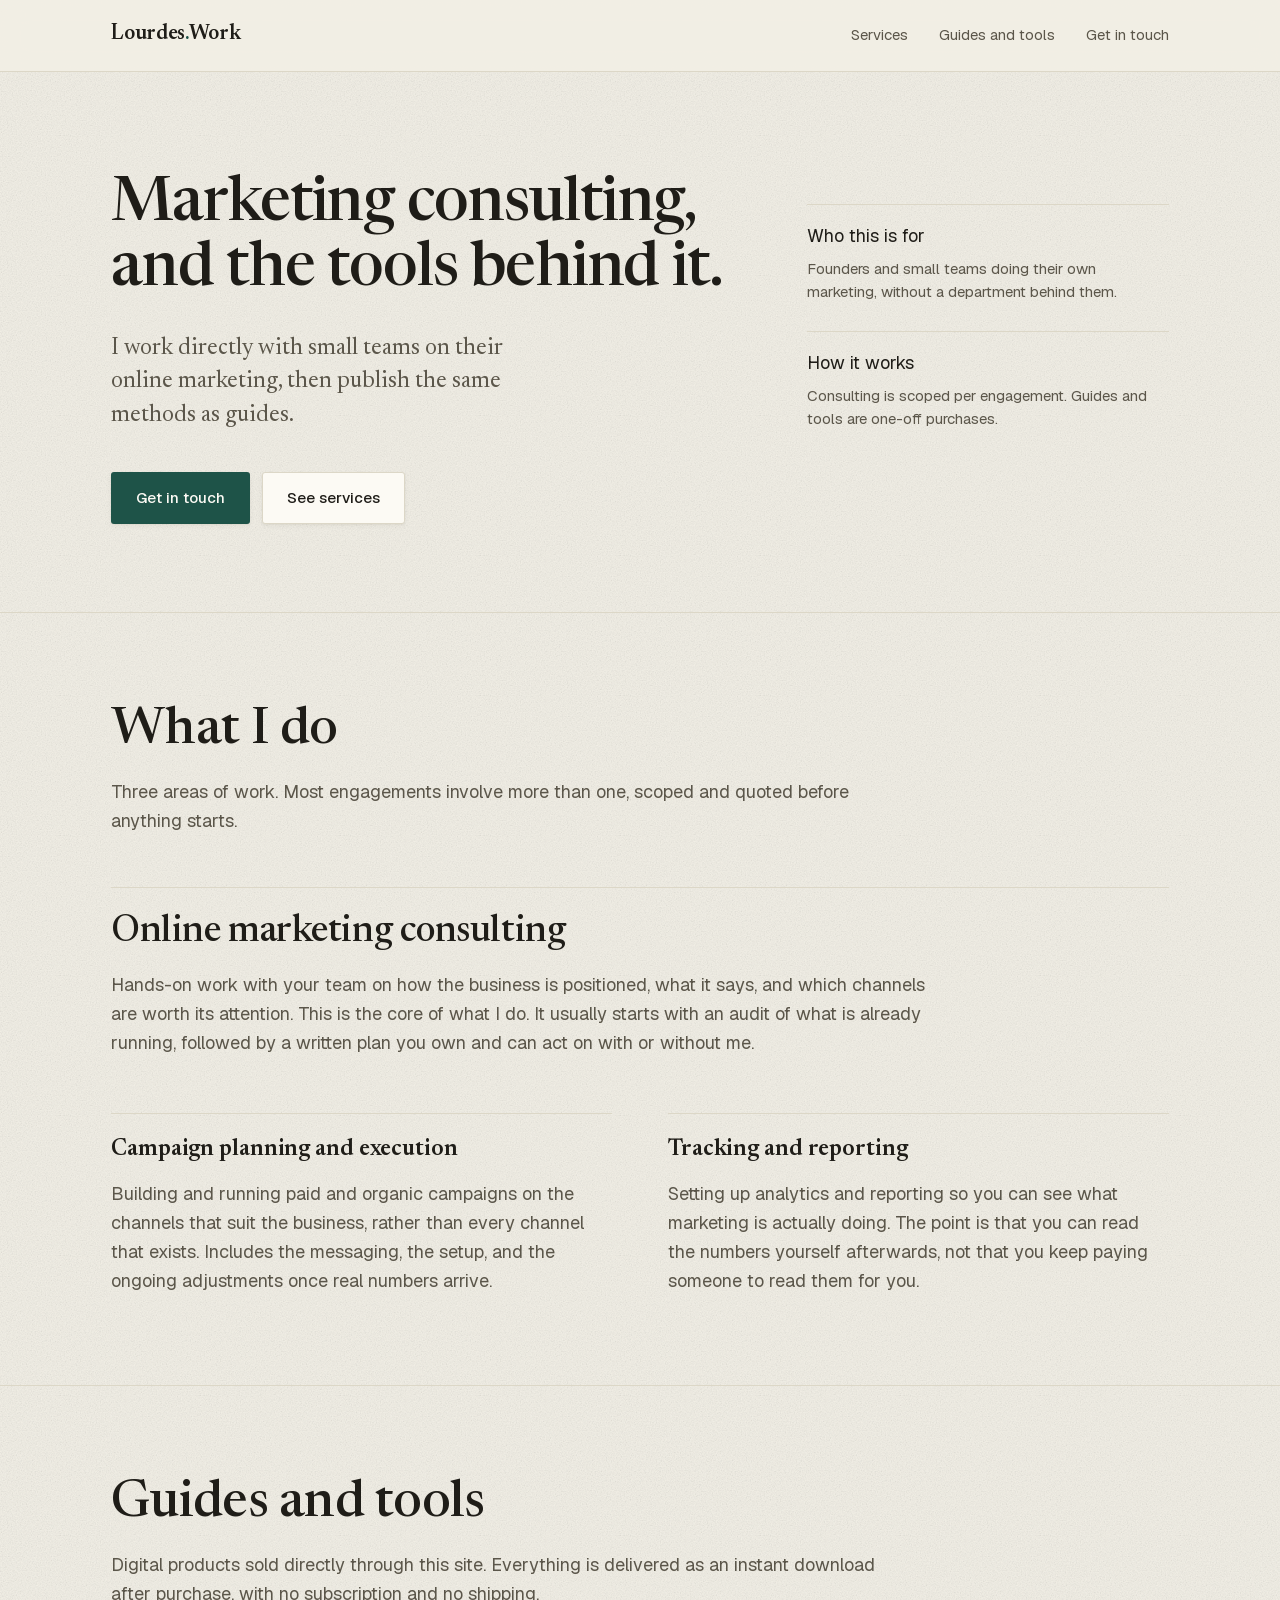
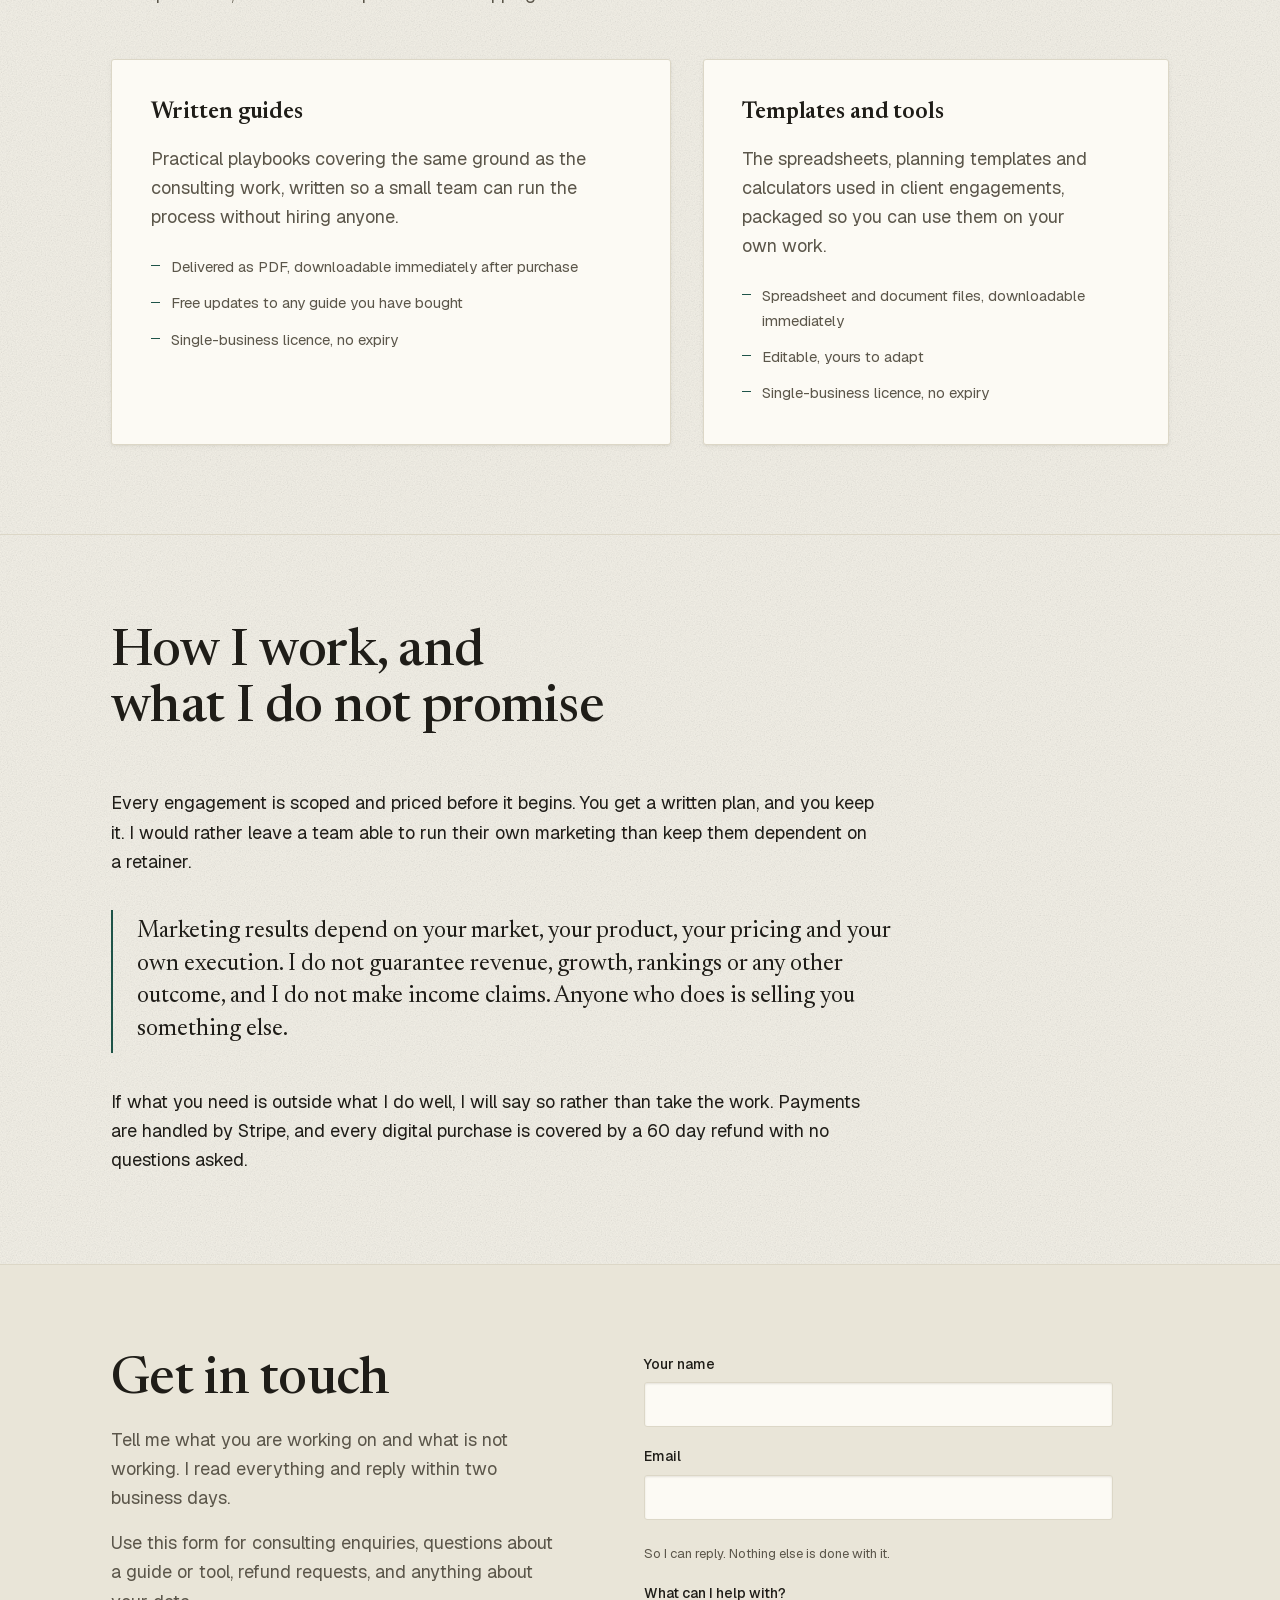
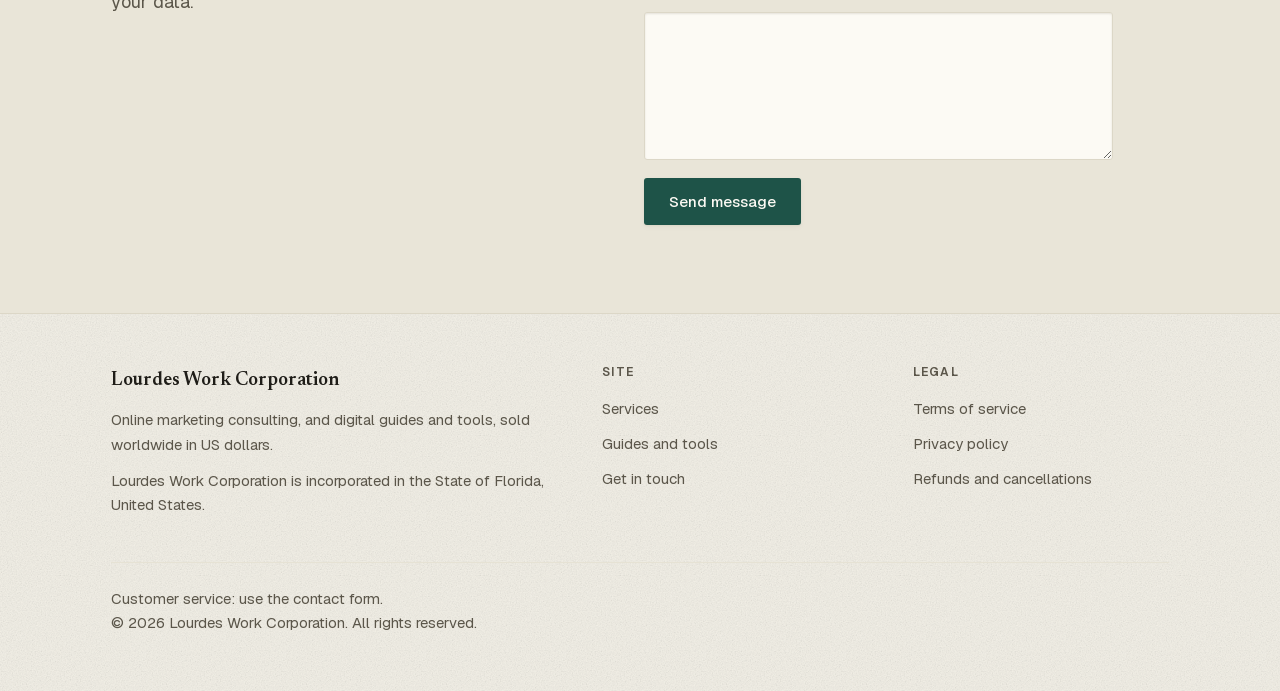
<file: index.html>
<!DOCTYPE html>
<html lang="en">
<head>
<meta charset="utf-8">
<meta name="viewport" content="width=device-width, initial-scale=1">
<title>Lourdes Work Corporation | Marketing consulting, guides and tools</title>
<meta name="description" content="Lourdes Work Corporation provides online marketing consulting for small teams, and sells digital guides and tools built from the same methods.">
<link rel="preload" href="fonts/newsreader-variable.woff2" as="font" type="font/woff2" crossorigin>
<link rel="preload" href="fonts/geist-variable.woff2" as="font" type="font/woff2" crossorigin>
<link rel="stylesheet" href="styles.css">
<link rel="icon" href="data:image/svg+xml,<svg xmlns='http://www.w3.org/2000/svg' viewBox='0 0 100 100'><rect width='100' height='100' rx='2' fill='%231E5348'/><text y='72' x='50' text-anchor='middle' font-family='system-ui' font-size='62' font-weight='600' fill='%23fff'>L</text></svg>">
</head>
<body>

<a class="skip" href="#main">Skip to content</a>

<header class="nav">
  <div class="shell">
    <a class="brand" href="/">Lourdes<em>.</em>Work</a>
    <nav class="nav-links" aria-label="Primary">
      <a href="#services">Services</a>
      <a href="#products" class="is-secondary">Guides and tools</a>
      <a href="#contact">Get in touch</a>
    </nav>
  </div>
</header>

<main id="main">

  <section class="hero">
    <div class="shell hero-grid">
      <div>
        <h1>Marketing consulting, and the tools behind it.</h1>
        <p class="lede">I work directly with small teams on their online marketing, then publish the same methods as guides.</p>
        <div class="hero-actions">
          <a class="btn btn-primary" href="#contact">Get in touch</a>
          <a class="btn btn-quiet" href="#services">See services</a>
        </div>
      </div>
      <dl class="hero-aside">
        <div>
          <dt>Who this is for</dt>
          <dd>Founders and small teams doing their own marketing, without a department behind them.</dd>
        </div>
        <div>
          <dt>How it works</dt>
          <dd>Consulting is scoped per engagement. Guides and tools are one-off purchases.</dd>
        </div>
      </dl>
    </div>
  </section>

  <section class="section" id="services">
    <div class="shell">
      <div class="section-head">
        <h2>What I do</h2>
        <p>Three areas of work. Most engagements involve more than one, scoped and quoted before anything starts.</p>
      </div>
      <ul class="services">
        <li>
          <h3>Online marketing consulting</h3>
          <p>Hands-on work with your team on how the business is positioned, what it says, and which channels are worth its attention. This is the core of what I do. It usually starts with an audit of what is already running, followed by a written plan you own and can act on with or without me.</p>
        </li>
        <li>
          <h3>Campaign planning and execution</h3>
          <p>Building and running paid and organic campaigns on the channels that suit the business, rather than every channel that exists. Includes the messaging, the setup, and the ongoing adjustments once real numbers arrive.</p>
        </li>
        <li>
          <h3>Tracking and reporting</h3>
          <p>Setting up analytics and reporting so you can see what marketing is actually doing. The point is that you can read the numbers yourself afterwards, not that you keep paying someone to read them for you.</p>
        </li>
      </ul>
    </div>
  </section>

  <section class="section" id="products">
    <div class="shell">
      <div class="section-head">
        <h2>Guides and tools</h2>
        <p>Digital products sold directly through this site. Everything is delivered as an instant download after purchase, with no subscription and no shipping.</p>
      </div>
      <div class="products">
        <article class="product">
          <h3>Written guides</h3>
          <p>Practical playbooks covering the same ground as the consulting work, written so a small team can run the process without hiring anyone.</p>
          <ul>
            <li>Delivered as PDF, downloadable immediately after purchase</li>
            <li>Free updates to any guide you have bought</li>
            <li>Single-business licence, no expiry</li>
          </ul>
        </article>
        <article class="product">
          <h3>Templates and tools</h3>
          <p>The spreadsheets, planning templates and calculators used in client engagements, packaged so you can use them on your own work.</p>
          <ul>
            <li>Spreadsheet and document files, downloadable immediately</li>
            <li>Editable, yours to adapt</li>
            <li>Single-business licence, no expiry</li>
          </ul>
        </article>
      </div>
    </div>
  </section>

  <section class="section" id="approach">
    <div class="shell">
      <div class="section-head">
        <h2>How I work, and what I do not promise</h2>
      </div>
      <div class="approach">
        <p>Every engagement is scoped and priced before it begins. You get a written plan, and you keep it. I would rather leave a team able to run their own marketing than keep them dependent on a retainer.</p>
        <p class="pull">Marketing results depend on your market, your product, your pricing and your own execution. I do not guarantee revenue, growth, rankings or any other outcome, and I do not make income claims. Anyone who does is selling you something else.</p>
        <p>If what you need is outside what I do well, I will say so rather than take the work. Payments are handled by Stripe, and every digital purchase is covered by a 60 day refund with no questions asked.</p>
      </div>
    </div>
  </section>

  <section class="contact" id="contact">
    <div class="shell contact-inner">
      <div class="contact-grid">
        <div>
          <h2>Get in touch</h2>
          <p>Tell me what you are working on and what is not working. I read everything and reply within two business days.</p>
          <p>Use this form for consulting enquiries, questions about a guide or tool, refund requests, and anything about your data.</p>
        </div>

        <form class="form" id="contact-form" action="https://api.web3forms.com/submit" method="POST" novalidate>
          <input type="hidden" name="access_key" value="9414c7d0-eb05-4f14-9451-f30ddac0840a">
          <input type="hidden" name="subject" value="New enquiry from obilourdes.com">
          <input type="hidden" name="from_name" value="obilourdes.com">
          <input type="hidden" name="redirect" value="https://obilourdes.com/thanks.html">

          <div class="hp" aria-hidden="true">
            <label for="company-website">Leave this field empty</label>
            <input type="text" id="company-website" name="botcheck" tabindex="-1" autocomplete="off">
          </div>

          <div class="field" id="f-name">
            <label for="name">Your name</label>
            <input type="text" id="name" name="name" autocomplete="name" required>
            <p class="err" id="e-name">Please tell me your name.</p>
          </div>

          <div class="field" id="f-email">
            <label for="email">Email</label>
            <input type="email" id="email" name="email" autocomplete="email" required>
            <p class="help">So I can reply. Nothing else is done with it.</p>
            <p class="err" id="e-email">Please enter an email address I can reply to.</p>
          </div>

          <div class="field" id="f-message">
            <label for="message">What can I help with?</label>
            <textarea id="message" name="message" rows="5" required></textarea>
            <p class="err" id="e-message">Please add a short message.</p>
          </div>

          <div class="form-actions">
            <button type="submit" class="btn btn-primary" id="send">Send message</button>
            <p class="form-status" id="status" role="status" aria-live="polite"></p>
          </div>
        </form>
      </div>
    </div>
  </section>

</main>

<footer class="footer">
  <div class="shell">
    <div class="footer-grid">
      <div>
        <p class="legal-name">Lourdes Work Corporation</p>
        <p class="fine">Online marketing consulting, and digital guides and tools, sold worldwide in US dollars.</p>
        <p class="fine">Lourdes Work Corporation is incorporated in the State of Florida, United States.</p>
      </div>
      <div>
        <h2>Site</h2>
        <ul>
          <li><a href="#services">Services</a></li>
          <li><a href="#products">Guides and tools</a></li>
          <li><a href="#contact">Get in touch</a></li>
        </ul>
      </div>
      <div>
        <h2>Legal</h2>
        <ul>
          <li><a href="terms.html">Terms of service</a></li>
          <li><a href="privacy.html">Privacy policy</a></li>
          <li><a href="refunds.html">Refunds and cancellations</a></li>
        </ul>
      </div>
    </div>
    <div class="footer-base">
      <p>Customer service: use the <a href="#contact">contact form</a>.</p>
      <p>&copy; 2026 Lourdes Work Corporation. All rights reserved.</p>
    </div>
  </div>
</footer>

<script>
// Progressive enhancement only. With JavaScript off the form still posts
// natively to the same endpoint and lands on thanks.html.
(function () {
  var form = document.getElementById('contact-form');
  if (!form) return;
  var status = document.getElementById('status');
  var button = document.getElementById('send');

  function setInvalid(id, bad) {
    document.getElementById(id).setAttribute('data-invalid', bad ? 'true' : 'false');
  }

  function validate() {
    var ok = true;
    var n = form.querySelector('#name').value.trim();
    var e = form.querySelector('#email').value.trim();
    var m = form.querySelector('#message').value.trim();
    setInvalid('f-name', !n); if (!n) ok = false;
    var emailOk = /^[^\s@]+@[^\s@]+\.[^\s@]{2,}$/.test(e);
    setInvalid('f-email', !emailOk); if (!emailOk) ok = false;
    setInvalid('f-message', !m); if (!m) ok = false;
    return ok;
  }

  form.addEventListener('submit', function (ev) {
    ev.preventDefault();
    status.textContent = '';
    status.removeAttribute('data-state');

    if (!validate()) {
      status.setAttribute('data-state', 'error');
      status.textContent = 'Please check the fields above.';
      var firstBad = form.querySelector('[data-invalid="true"] input, [data-invalid="true"] textarea');
      if (firstBad) firstBad.focus();
      return;
    }

    button.setAttribute('aria-disabled', 'true');
    status.setAttribute('data-state', 'sending');
    status.textContent = 'Sending';

    fetch(form.action, {
      method: 'POST',
      headers: { 'Accept': 'application/json' },
      body: new FormData(form)
    })
      .then(function (r) { return r.json().catch(function () { return {}; }); })
      .then(function (data) {
        if (data && data.success) {
          form.reset();
          status.setAttribute('data-state', 'ok');
          status.textContent = 'Thank you. I will reply within two business days.';
        } else {
          throw new Error((data && data.message) || 'send failed');
        }
      })
      .catch(function () {
        status.setAttribute('data-state', 'error');
        status.textContent = 'That did not send. Please try again, or write to the address in the terms page.';
      })
      .finally(function () {
        button.removeAttribute('aria-disabled');
      });
  });

  ['name', 'email', 'message'].forEach(function (id) {
    var el = form.querySelector('#' + id);
    el.addEventListener('input', function () {
      var wrap = el.closest('.field');
      if (wrap.getAttribute('data-invalid') === 'true') validate();
    });
  });
})();
</script>

</body>
</html>
</file>
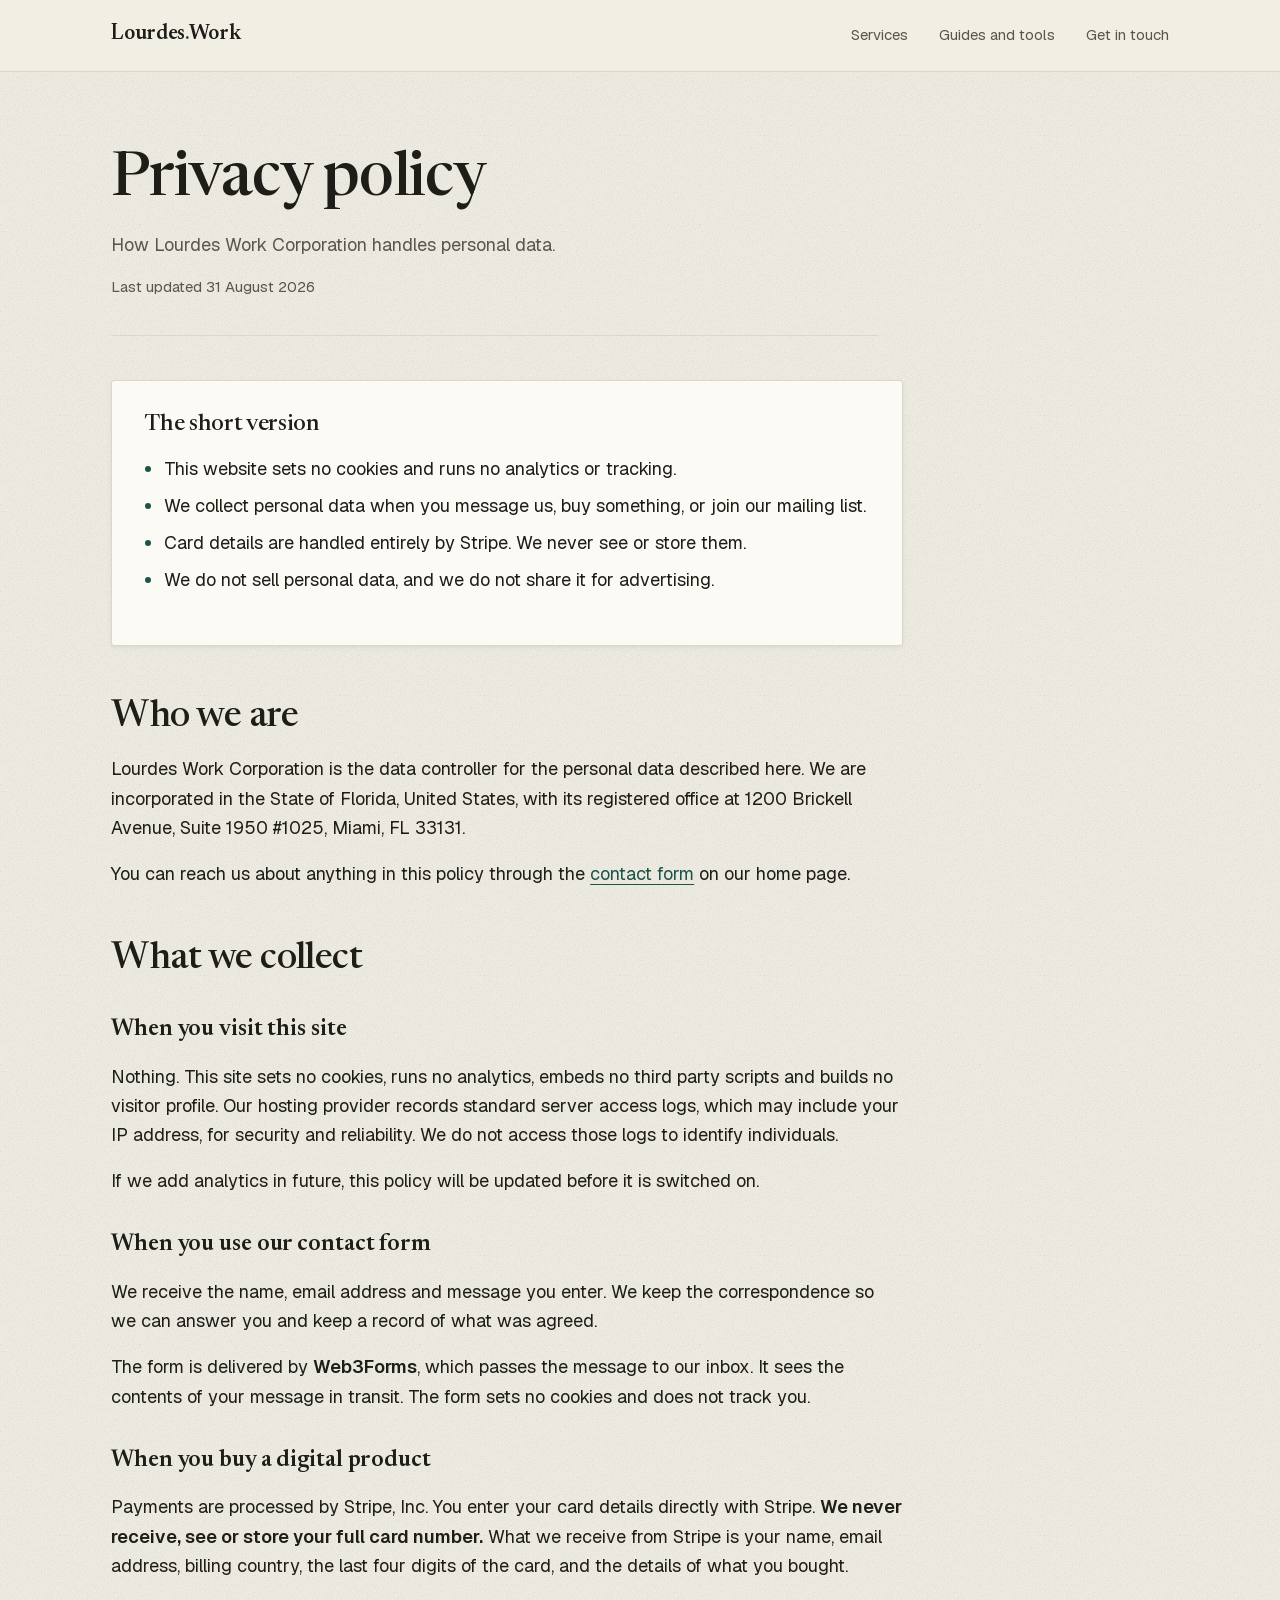
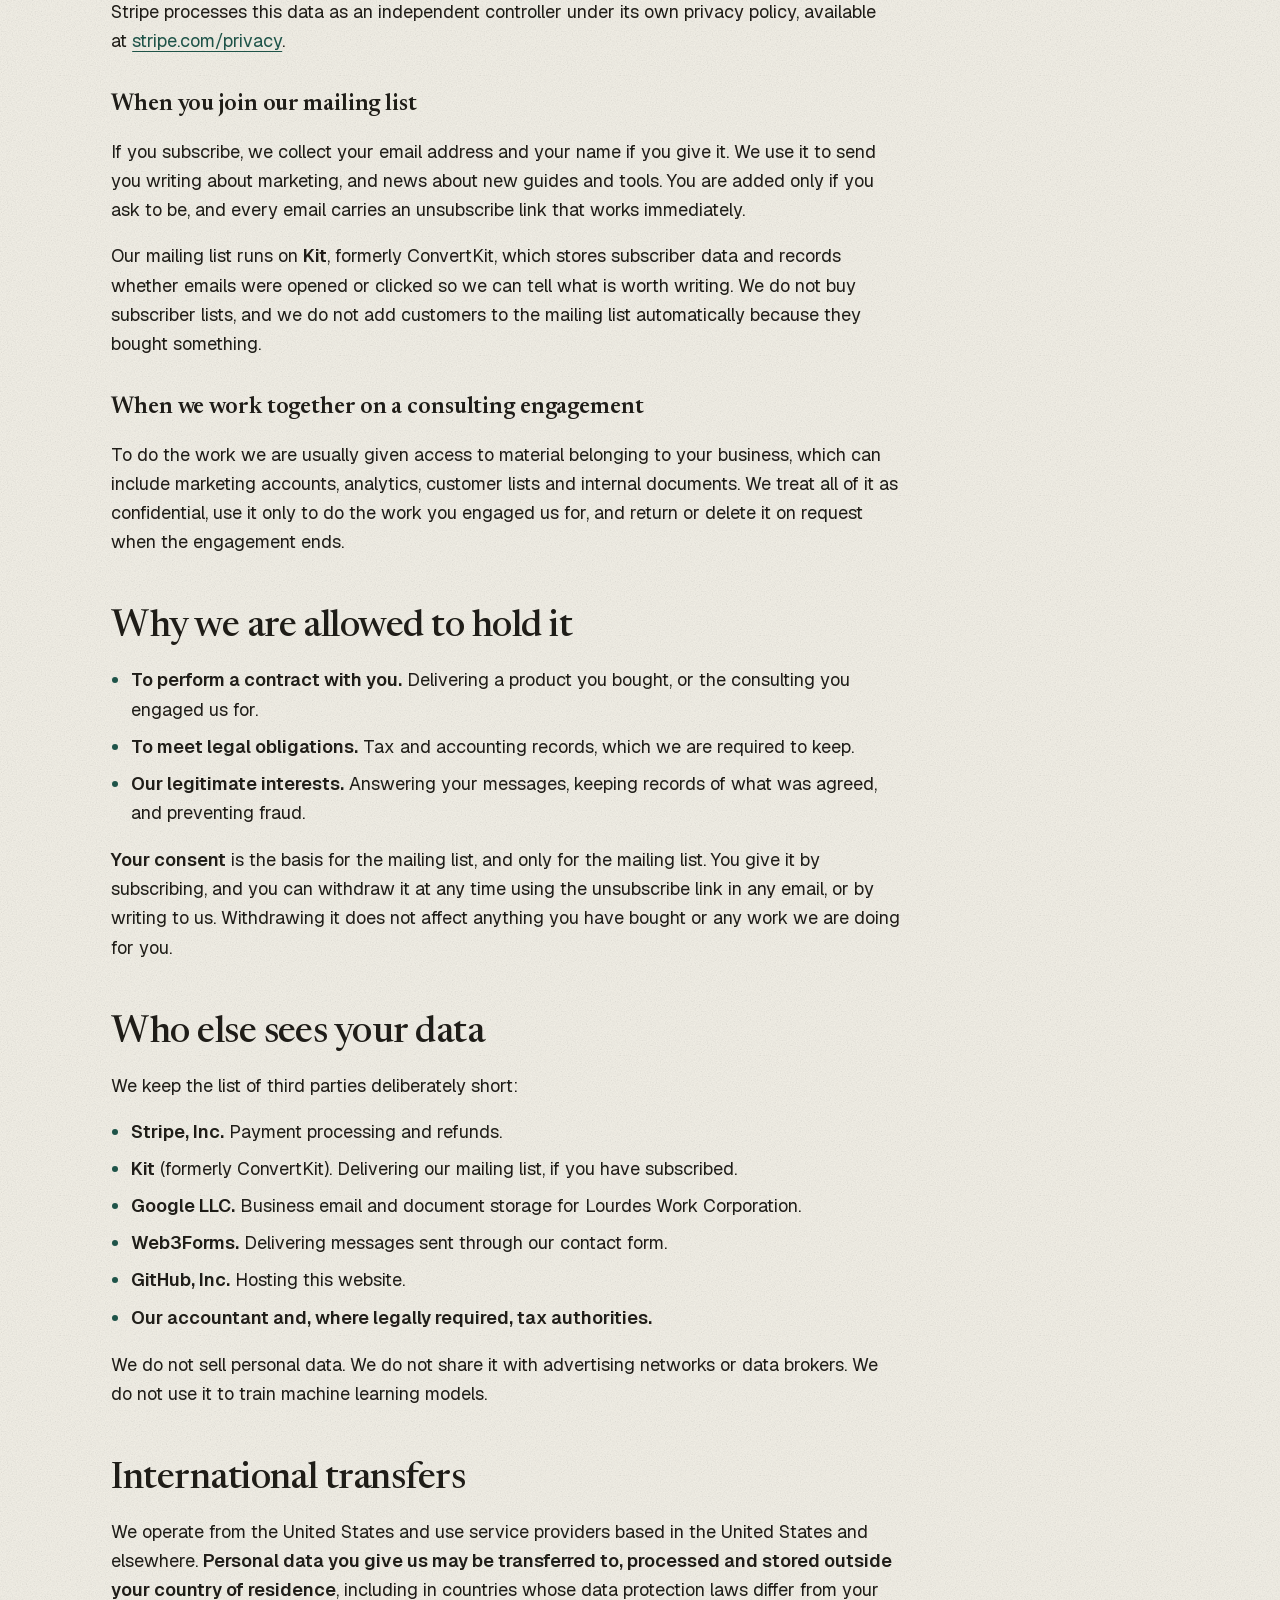
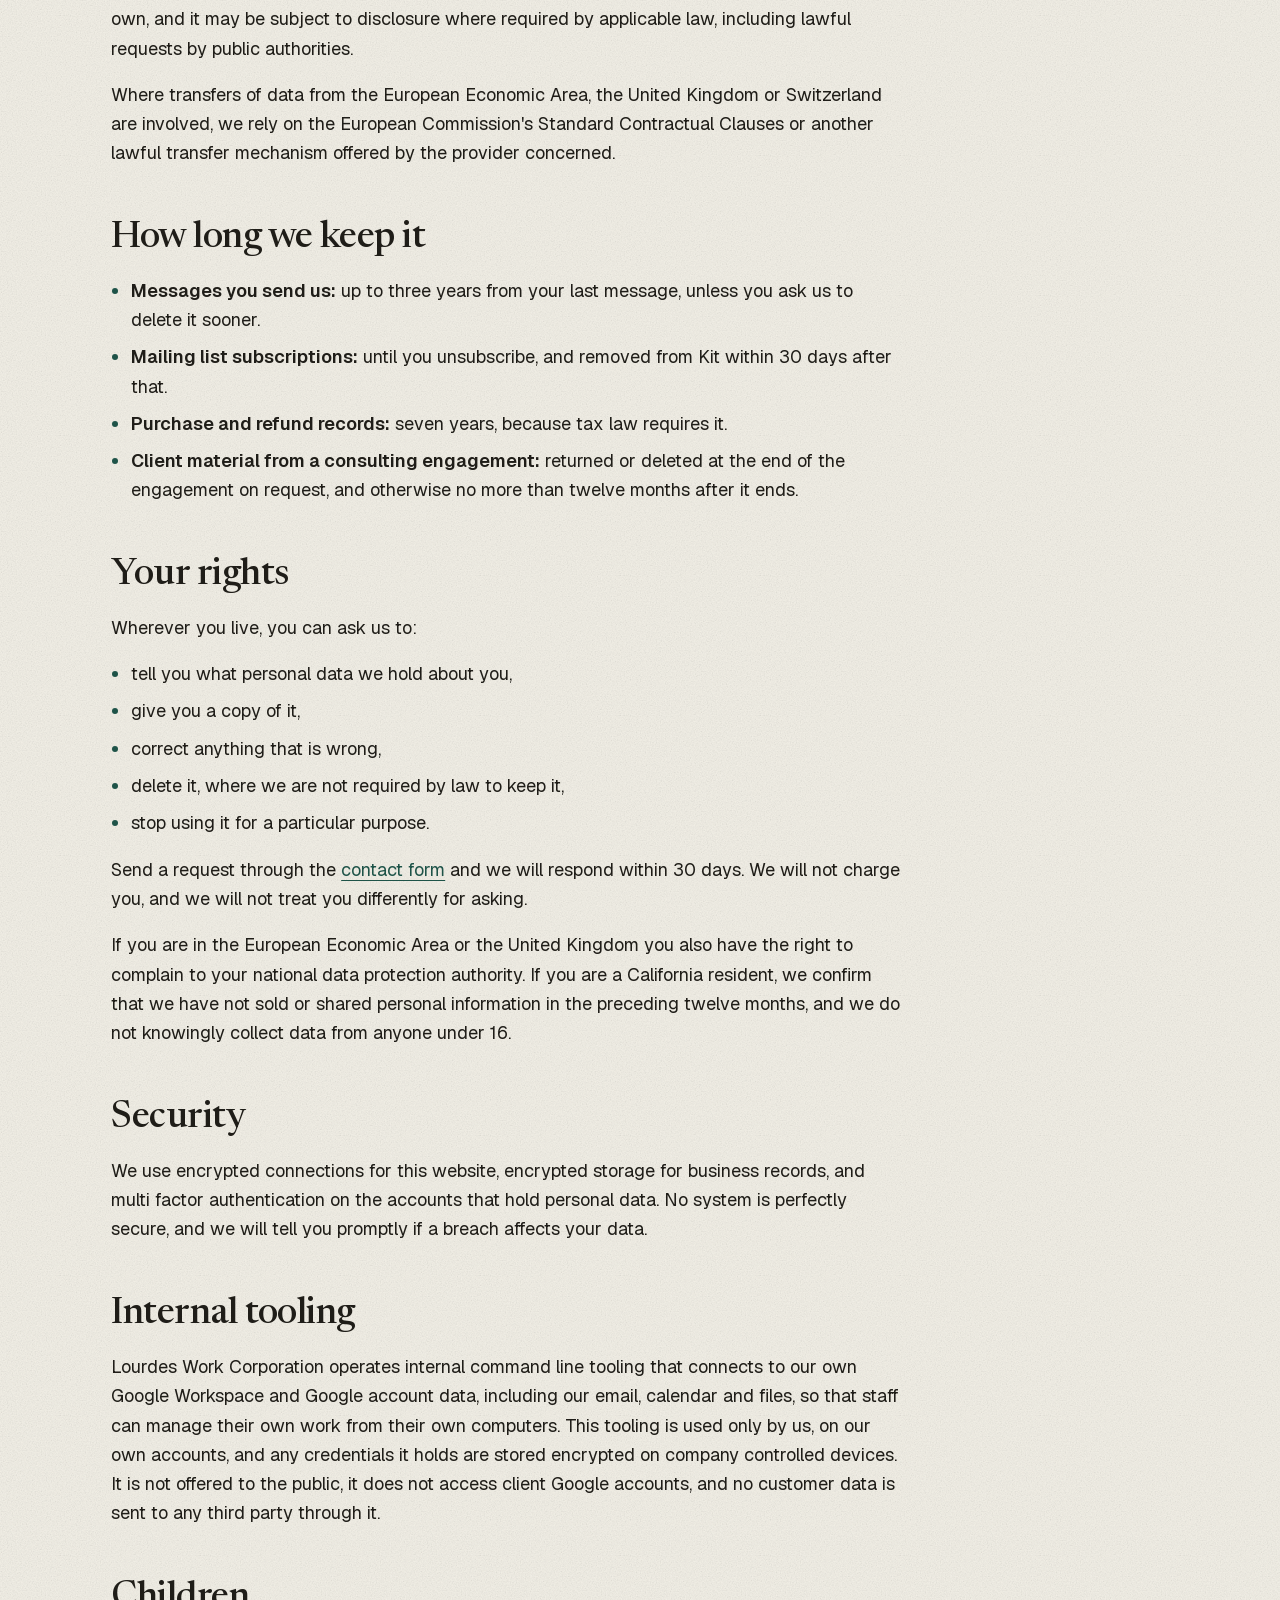
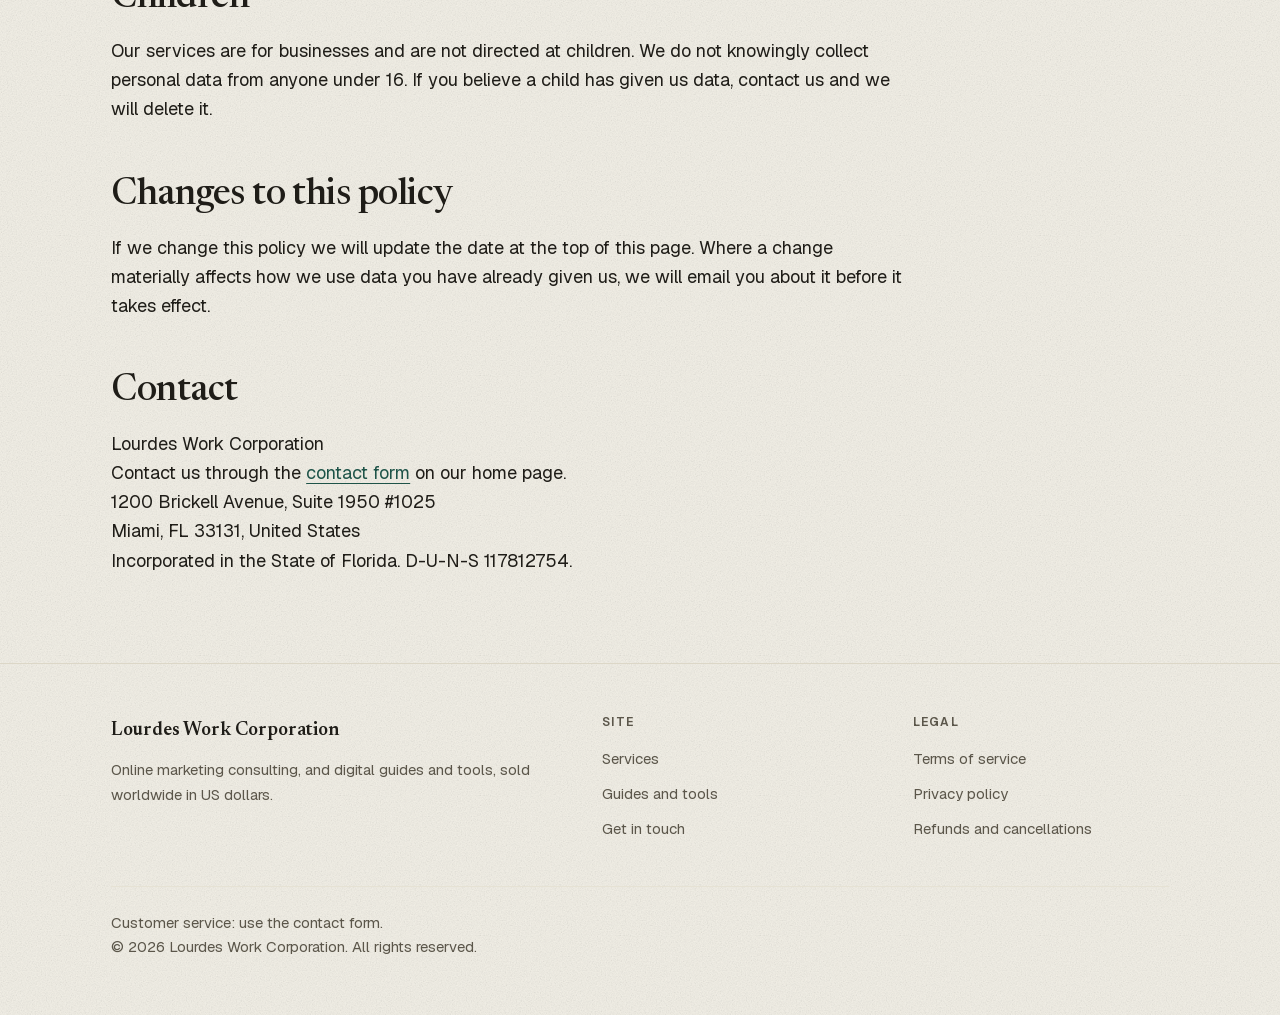
<file: privacy.html>
<!DOCTYPE html>
<html lang="en">
<head>
<meta charset="utf-8">
<meta name="viewport" content="width=device-width, initial-scale=1">
<title>Privacy policy | Lourdes Work Corporation</title>
<meta name="description" content="How Lourdes Work Corporation collects, uses and protects personal data, including payment data handled by Stripe and data accessed by internal tooling.">
<link rel="preload" href="fonts/newsreader-variable.woff2" as="font" type="font/woff2" crossorigin>
<link rel="preload" href="fonts/geist-variable.woff2" as="font" type="font/woff2" crossorigin>
<link rel="stylesheet" href="styles.css">
<link rel="icon" href="data:image/svg+xml,<svg xmlns='http://www.w3.org/2000/svg' viewBox='0 0 100 100'><rect width='100' height='100' rx='2' fill='%231E5348'/><text y='72' x='50' text-anchor='middle' font-family='system-ui' font-size='62' font-weight='600' fill='%23fff'>L</text></svg>">
</head>
<body>

<a class="skip" href="#main">Skip to content</a>

<header class="nav">
  <div class="shell">
    <a class="brand" href="/">Lourdes<em>.</em>Work</a>
    <nav class="nav-links" aria-label="Primary">
      <a href="index.html#services">Services</a>
      <a href="index.html#products" class="is-secondary">Guides and tools</a>
      <a href="index.html#contact">Get in touch</a>
    </nav>
  </div>
</header>

<main id="main" class="doc">
  <div class="shell">

    <div class="doc-head">
      <h1>Privacy policy</h1>
      <p>How Lourdes Work Corporation handles personal data.</p>
      <p class="updated">Last updated 31 August 2026</p>
    </div>

    <div class="doc-body">

      <div class="key-terms">
        <h2>The short version</h2>
        <ul>
          <li>This website sets no cookies and runs no analytics or tracking.</li>
          <li>We collect personal data when you message us, buy something, or join our mailing list.</li>
          <li>Card details are handled entirely by Stripe. We never see or store them.</li>
          <li>We do not sell personal data, and we do not share it for advertising.</li>
        </ul>
      </div>

      <h2>Who we are</h2>
      <p>Lourdes Work Corporation is the data controller for the personal data described here. We are incorporated in the State of Florida, United States, with its registered office at 1200 Brickell Avenue, Suite 1950 #1025, Miami, FL 33131.</p>
      <p>You can reach us about anything in this policy through the <a href="index.html#contact">contact form</a> on our home page.</p>

      <h2>What we collect</h2>

      <h3>When you visit this site</h3>
      <p>Nothing. This site sets no cookies, runs no analytics, embeds no third party scripts and builds no visitor profile. Our hosting provider records standard server access logs, which may include your IP address, for security and reliability. We do not access those logs to identify individuals.</p>
      <p>If we add analytics in future, this policy will be updated before it is switched on.</p>

      <h3>When you use our contact form</h3>
      <p>We receive the name, email address and message you enter. We keep the correspondence so we can answer you and keep a record of what was agreed.</p>
      <p>The form is delivered by <strong>Web3Forms</strong>, which passes the message to our inbox. It sees the contents of your message in transit. The form sets no cookies and does not track you.</p>

      <h3>When you buy a digital product</h3>
      <p>Payments are processed by Stripe, Inc. You enter your card details directly with Stripe. <strong>We never receive, see or store your full card number.</strong> What we receive from Stripe is your name, email address, billing country, the last four digits of the card, and the details of what you bought.</p>
      <p>Stripe processes this data as an independent controller under its own privacy policy, available at <a href="https://stripe.com/privacy" rel="noopener">stripe.com/privacy</a>.</p>

      <h3>When you join our mailing list</h3>
      <p>If you subscribe, we collect your email address and your name if you give it. We use it to send you writing about marketing, and news about new guides and tools. You are added only if you ask to be, and every email carries an unsubscribe link that works immediately.</p>
      <p>Our mailing list runs on <strong>Kit</strong>, formerly ConvertKit, which stores subscriber data and records whether emails were opened or clicked so we can tell what is worth writing. We do not buy subscriber lists, and we do not add customers to the mailing list automatically because they bought something.</p>

      <h3>When we work together on a consulting engagement</h3>
      <p>To do the work we are usually given access to material belonging to your business, which can include marketing accounts, analytics, customer lists and internal documents. We treat all of it as confidential, use it only to do the work you engaged us for, and return or delete it on request when the engagement ends.</p>

      <h2>Why we are allowed to hold it</h2>
      <ul>
        <li><strong>To perform a contract with you.</strong> Delivering a product you bought, or the consulting you engaged us for.</li>
        <li><strong>To meet legal obligations.</strong> Tax and accounting records, which we are required to keep.</li>
        <li><strong>Our legitimate interests.</strong> Answering your messages, keeping records of what was agreed, and preventing fraud.</li>
      </ul>
      <p><strong>Your consent</strong> is the basis for the mailing list, and only for the mailing list. You give it by subscribing, and you can withdraw it at any time using the unsubscribe link in any email, or by writing to us. Withdrawing it does not affect anything you have bought or any work we are doing for you.</p>

      <h2>Who else sees your data</h2>
      <p>We keep the list of third parties deliberately short:</p>
      <ul>
        <li><strong>Stripe, Inc.</strong> Payment processing and refunds.</li>
        <li><strong>Kit</strong> (formerly ConvertKit). Delivering our mailing list, if you have subscribed.</li>
        <li><strong>Google LLC.</strong> Business email and document storage for Lourdes Work Corporation.</li>
        <li><strong>Web3Forms.</strong> Delivering messages sent through our contact form.</li>
        <li><strong>GitHub, Inc.</strong> Hosting this website.</li>
        <li><strong>Our accountant and, where legally required, tax authorities.</strong></li>
      </ul>
      <p>We do not sell personal data. We do not share it with advertising networks or data brokers. We do not use it to train machine learning models.</p>

      <h2>International transfers</h2>
      <p>We operate from the United States and use service providers based in the United States and elsewhere. <strong>Personal data you give us may be transferred to, processed and stored outside your country of residence</strong>, including in countries whose data protection laws differ from your own, and it may be subject to disclosure where required by applicable law, including lawful requests by public authorities.</p>
      <p>Where transfers of data from the European Economic Area, the United Kingdom or Switzerland are involved, we rely on the European Commission's Standard Contractual Clauses or another lawful transfer mechanism offered by the provider concerned.</p>

      <h2>How long we keep it</h2>
      <ul>
        <li><strong>Messages you send us:</strong> up to three years from your last message, unless you ask us to delete it sooner.</li>
        <li><strong>Mailing list subscriptions:</strong> until you unsubscribe, and removed from Kit within 30 days after that.</li>
        <li><strong>Purchase and refund records:</strong> seven years, because tax law requires it.</li>
        <li><strong>Client material from a consulting engagement:</strong> returned or deleted at the end of the engagement on request, and otherwise no more than twelve months after it ends.</li>
      </ul>

      <h2>Your rights</h2>
      <p>Wherever you live, you can ask us to:</p>
      <ul>
        <li>tell you what personal data we hold about you,</li>
        <li>give you a copy of it,</li>
        <li>correct anything that is wrong,</li>
        <li>delete it, where we are not required by law to keep it,</li>
        <li>stop using it for a particular purpose.</li>
      </ul>
      <p>Send a request through the <a href="index.html#contact">contact form</a> and we will respond within 30 days. We will not charge you, and we will not treat you differently for asking.</p>
      <p>If you are in the European Economic Area or the United Kingdom you also have the right to complain to your national data protection authority. If you are a California resident, we confirm that we have not sold or shared personal information in the preceding twelve months, and we do not knowingly collect data from anyone under 16.</p>

      <h2>Security</h2>
      <p>We use encrypted connections for this website, encrypted storage for business records, and multi factor authentication on the accounts that hold personal data. No system is perfectly secure, and we will tell you promptly if a breach affects your data.</p>

      <h2>Internal tooling</h2>
      <p>Lourdes Work Corporation operates internal command line tooling that connects to our own Google Workspace and Google account data, including our email, calendar and files, so that staff can manage their own work from their own computers. This tooling is used only by us, on our own accounts, and any credentials it holds are stored encrypted on company controlled devices. It is not offered to the public, it does not access client Google accounts, and no customer data is sent to any third party through it.</p>

      <h2>Children</h2>
      <p>Our services are for businesses and are not directed at children. We do not knowingly collect personal data from anyone under 16. If you believe a child has given us data, contact us and we will delete it.</p>

      <h2>Changes to this policy</h2>
      <p>If we change this policy we will update the date at the top of this page. Where a change materially affects how we use data you have already given us, we will email you about it before it takes effect.</p>

      <h2>Contact</h2>
      <p>Lourdes Work Corporation<br>
      Contact us through the <a href="index.html#contact">contact form</a> on our home page.<br>
      1200 Brickell Avenue, Suite 1950 #1025<br>
      Miami, FL 33131, United States<br>
      Incorporated in the State of Florida. D-U-N-S 117812754.</p>

    </div>
  </div>
</main>

<footer class="footer">
  <div class="shell">
    <div class="footer-grid">
      <div>
        <p class="legal-name">Lourdes Work Corporation</p>
        <p class="fine">Online marketing consulting, and digital guides and tools, sold worldwide in US dollars.</p>
      </div>
      <div>
        <h2>Site</h2>
        <ul>
          <li><a href="index.html#services">Services</a></li>
          <li><a href="index.html#products">Guides and tools</a></li>
          <li><a href="index.html#contact">Get in touch</a></li>
        </ul>
      </div>
      <div>
        <h2>Legal</h2>
        <ul>
          <li><a href="terms.html">Terms of service</a></li>
          <li><a href="privacy.html">Privacy policy</a></li>
          <li><a href="refunds.html">Refunds and cancellations</a></li>
        </ul>
      </div>
    </div>
    <div class="footer-base">
      <p>Customer service: use the <a href="index.html#contact">contact form</a>.</p>
      <p>&copy; 2026 Lourdes Work Corporation. All rights reserved.</p>
    </div>
  </div>
</footer>

</body>
</html>
</file>
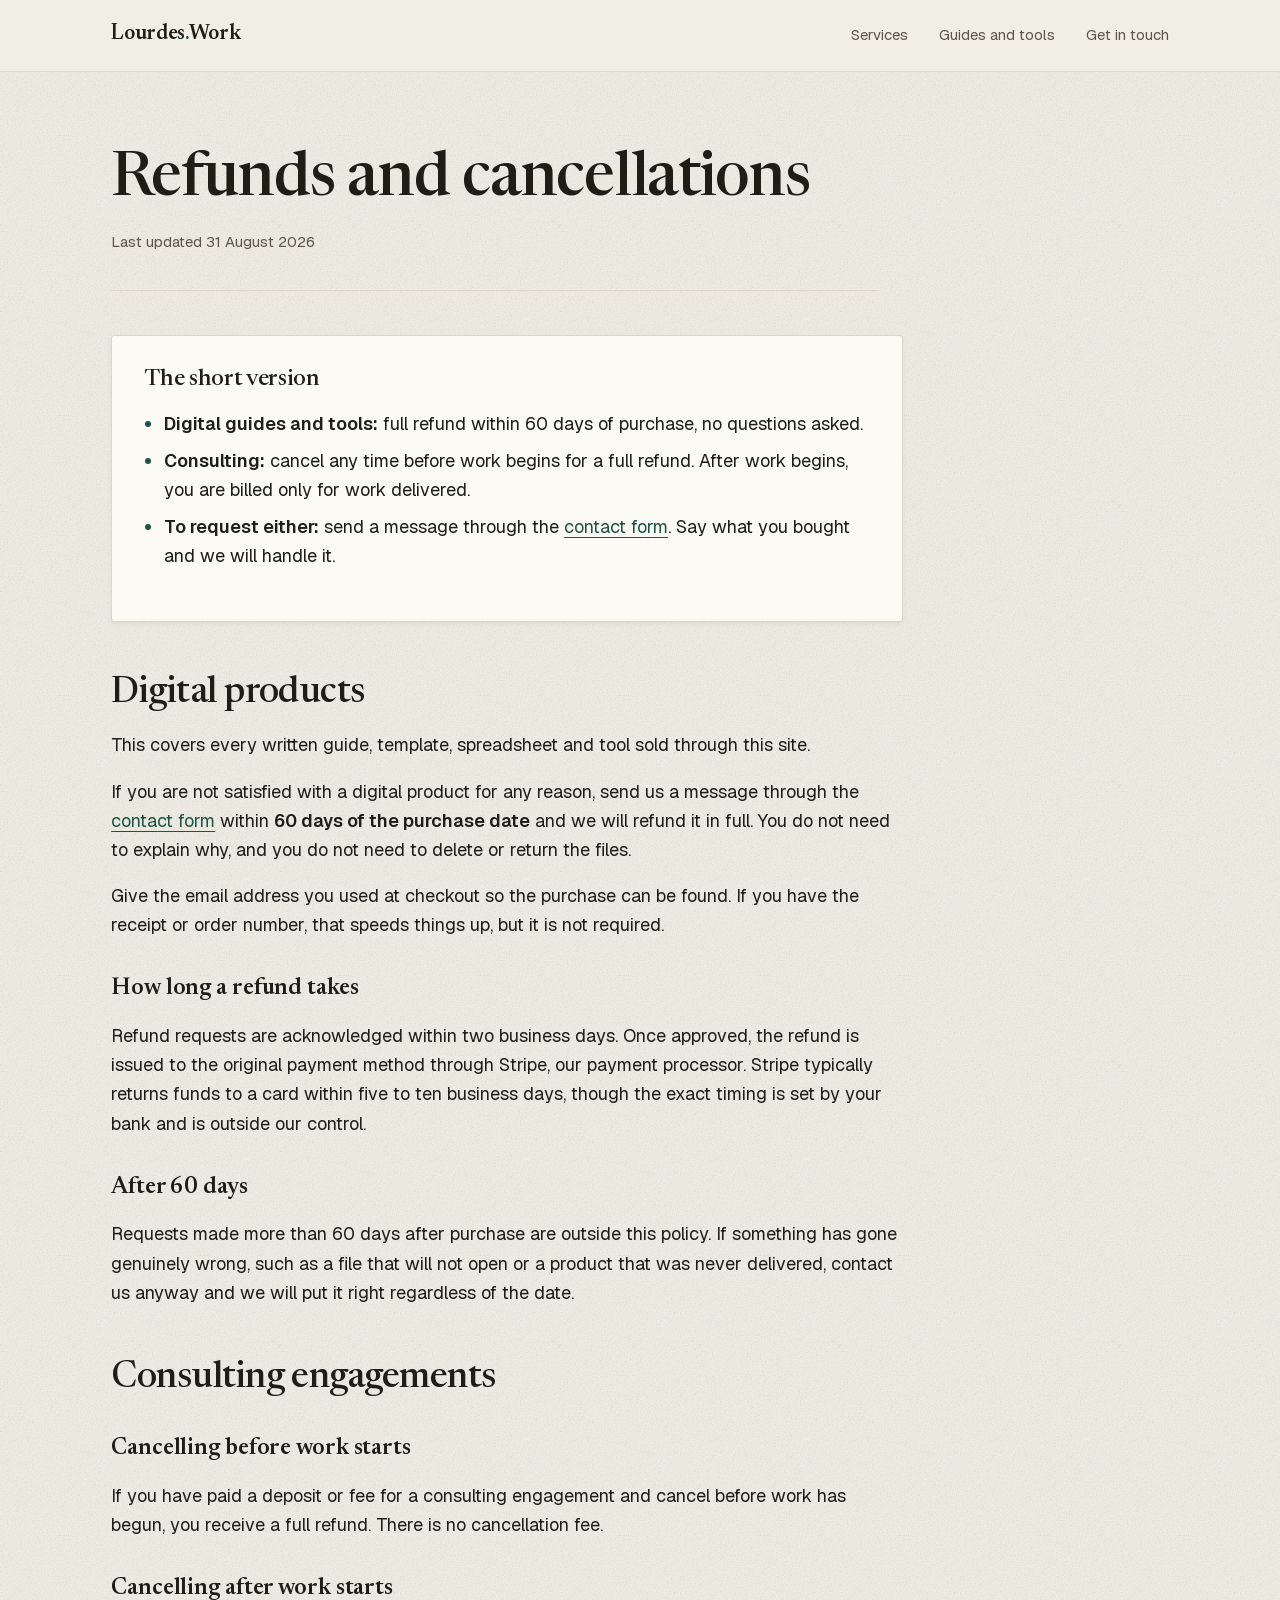
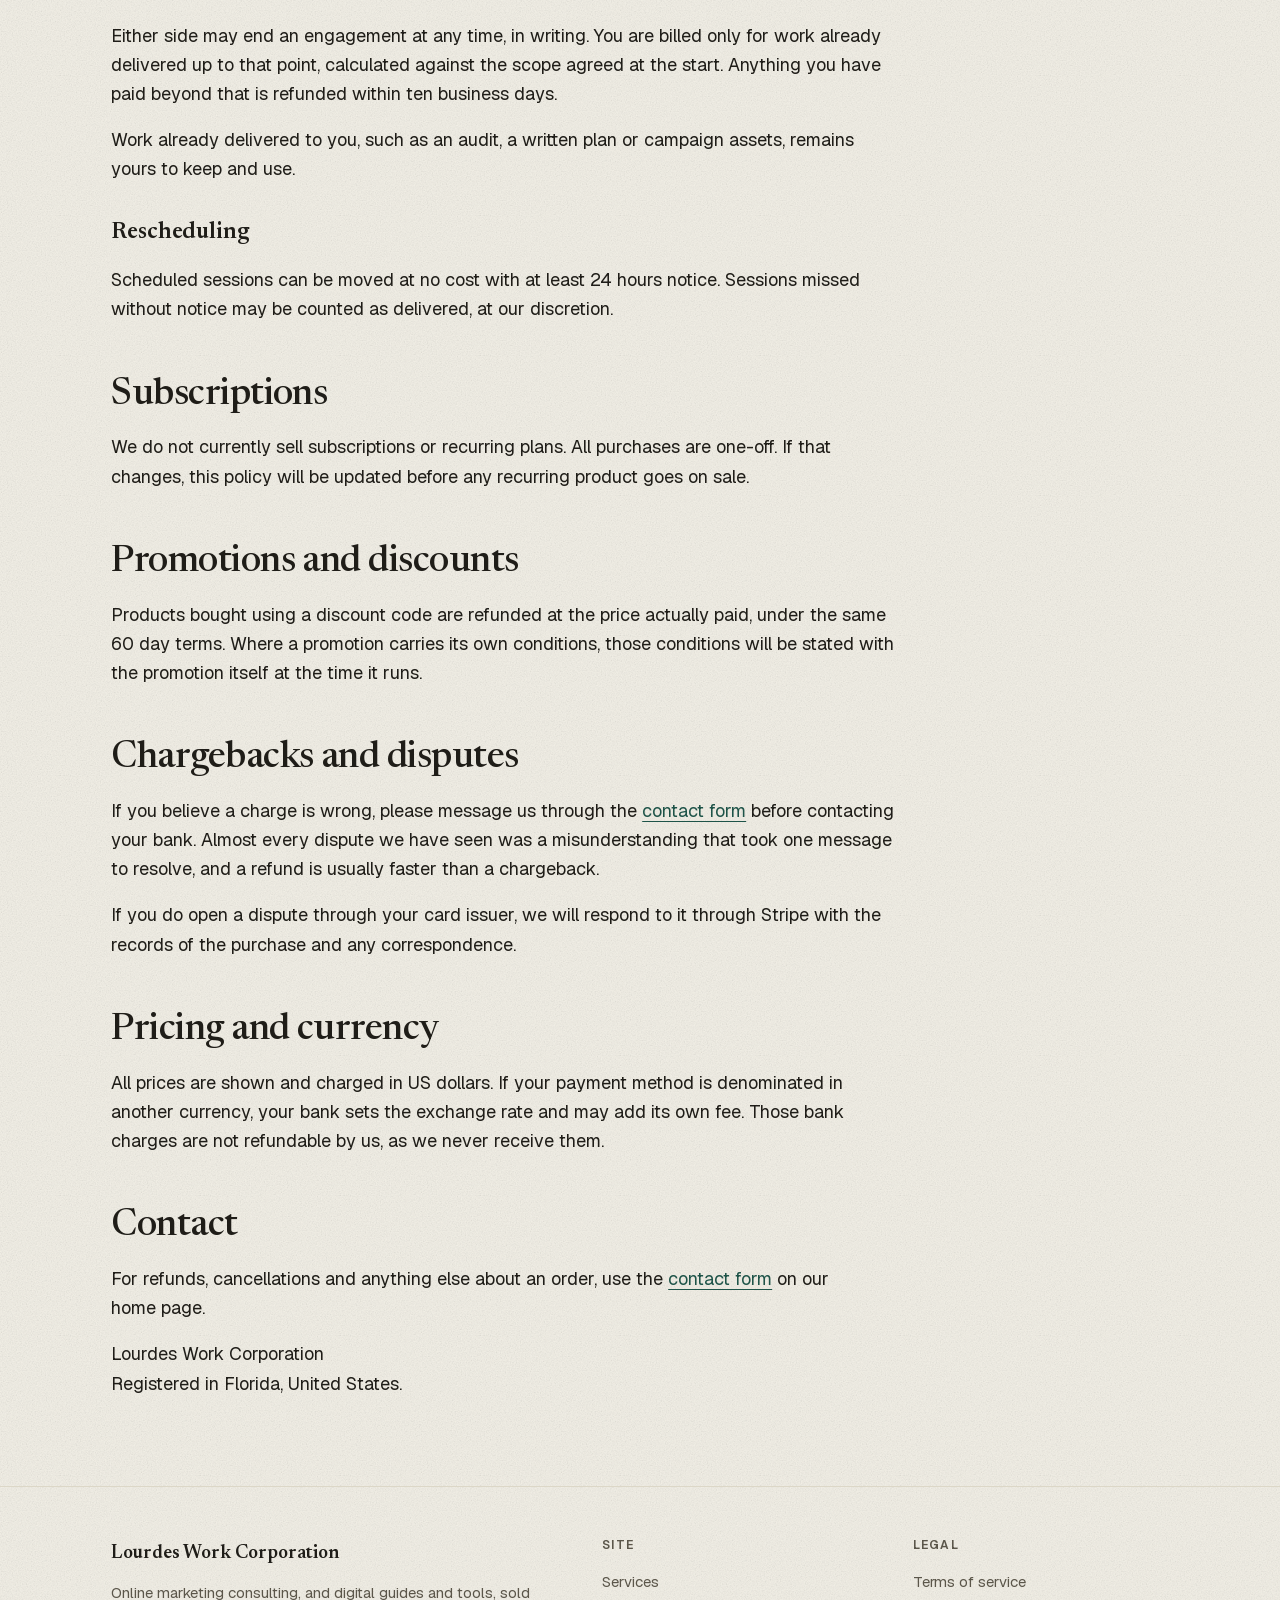
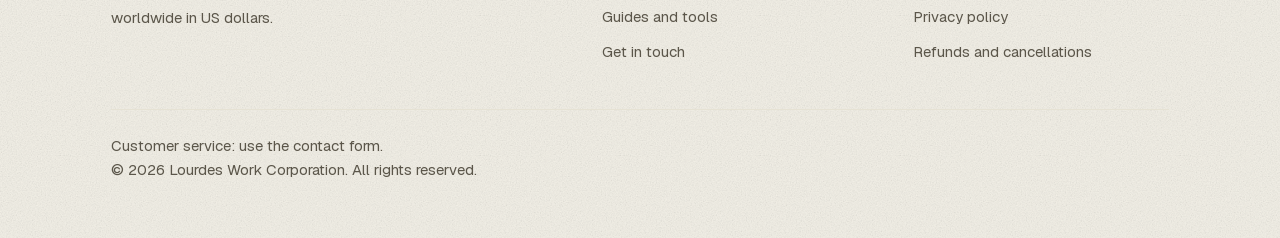
<file: refunds.html>
<!DOCTYPE html>
<html lang="en">
<head>
<meta charset="utf-8">
<meta name="viewport" content="width=device-width, initial-scale=1">
<title>Refunds and cancellations | Lourdes Work Corporation</title>
<meta name="description" content="Refund, cancellation and dispute policy for digital products and consulting engagements from Lourdes Work Corporation. 60 day refund on digital purchases.">
<link rel="preload" href="fonts/newsreader-variable.woff2" as="font" type="font/woff2" crossorigin>
<link rel="preload" href="fonts/geist-variable.woff2" as="font" type="font/woff2" crossorigin>
<link rel="stylesheet" href="styles.css">
<link rel="icon" href="data:image/svg+xml,<svg xmlns='http://www.w3.org/2000/svg' viewBox='0 0 100 100'><rect width='100' height='100' rx='2' fill='%231E5348'/><text y='72' x='50' text-anchor='middle' font-family='system-ui' font-size='62' font-weight='600' fill='%23fff'>L</text></svg>">
</head>
<body>

<a class="skip" href="#main">Skip to content</a>

<header class="nav">
  <div class="shell">
    <a class="brand" href="/">Lourdes<em>.</em>Work</a>
    <nav class="nav-links" aria-label="Primary">
      <a href="index.html#services">Services</a>
      <a href="index.html#products" class="is-secondary">Guides and tools</a>
      <a href="index.html#contact">Get in touch</a>
    </nav>
  </div>
</header>

<main id="main" class="doc">
  <div class="shell">

    <div class="doc-head">
      <h1>Refunds and cancellations</h1>
      <p class="updated">Last updated 31 August 2026</p>
    </div>

    <div class="doc-body">

      <div class="key-terms">
        <h2>The short version</h2>
        <ul>
          <li><strong>Digital guides and tools:</strong> full refund within 60 days of purchase, no questions asked.</li>
          <li><strong>Consulting:</strong> cancel any time before work begins for a full refund. After work begins, you are billed only for work delivered.</li>
          <li><strong>To request either:</strong> send a message through the <a href="index.html#contact">contact form</a>. Say what you bought and we will handle it.</li>
        </ul>
      </div>

      <h2>Digital products</h2>
      <p>This covers every written guide, template, spreadsheet and tool sold through this site.</p>
      <p>If you are not satisfied with a digital product for any reason, send us a message through the <a href="index.html#contact">contact form</a> within <strong>60 days of the purchase date</strong> and we will refund it in full. You do not need to explain why, and you do not need to delete or return the files.</p>
      <p>Give the email address you used at checkout so the purchase can be found. If you have the receipt or order number, that speeds things up, but it is not required.</p>

      <h3>How long a refund takes</h3>
      <p>Refund requests are acknowledged within two business days. Once approved, the refund is issued to the original payment method through Stripe, our payment processor. Stripe typically returns funds to a card within five to ten business days, though the exact timing is set by your bank and is outside our control.</p>

      <h3>After 60 days</h3>
      <p>Requests made more than 60 days after purchase are outside this policy. If something has gone genuinely wrong, such as a file that will not open or a product that was never delivered, contact us anyway and we will put it right regardless of the date.</p>

      <h2>Consulting engagements</h2>

      <h3>Cancelling before work starts</h3>
      <p>If you have paid a deposit or fee for a consulting engagement and cancel before work has begun, you receive a full refund. There is no cancellation fee.</p>

      <h3>Cancelling after work starts</h3>
      <p>Either side may end an engagement at any time, in writing. You are billed only for work already delivered up to that point, calculated against the scope agreed at the start. Anything you have paid beyond that is refunded within ten business days.</p>
      <p>Work already delivered to you, such as an audit, a written plan or campaign assets, remains yours to keep and use.</p>

      <h3>Rescheduling</h3>
      <p>Scheduled sessions can be moved at no cost with at least 24 hours notice. Sessions missed without notice may be counted as delivered, at our discretion.</p>

      <h2>Subscriptions</h2>
      <p>We do not currently sell subscriptions or recurring plans. All purchases are one-off. If that changes, this policy will be updated before any recurring product goes on sale.</p>

      <h2>Promotions and discounts</h2>
      <p>Products bought using a discount code are refunded at the price actually paid, under the same 60 day terms. Where a promotion carries its own conditions, those conditions will be stated with the promotion itself at the time it runs.</p>

      <h2>Chargebacks and disputes</h2>
      <p>If you believe a charge is wrong, please message us through the <a href="index.html#contact">contact form</a> before contacting your bank. Almost every dispute we have seen was a misunderstanding that took one message to resolve, and a refund is usually faster than a chargeback.</p>
      <p>If you do open a dispute through your card issuer, we will respond to it through Stripe with the records of the purchase and any correspondence.</p>

      <h2>Pricing and currency</h2>
      <p>All prices are shown and charged in US dollars. If your payment method is denominated in another currency, your bank sets the exchange rate and may add its own fee. Those bank charges are not refundable by us, as we never receive them.</p>

      <h2>Contact</h2>
      <p>For refunds, cancellations and anything else about an order, use the <a href="index.html#contact">contact form</a> on our home page.</p>
      <p>Lourdes Work Corporation<br>
      Registered in Florida, United States.</p>

    </div>
  </div>
</main>

<footer class="footer">
  <div class="shell">
    <div class="footer-grid">
      <div>
        <p class="legal-name">Lourdes Work Corporation</p>
        <p class="fine">Online marketing consulting, and digital guides and tools, sold worldwide in US dollars.</p>
      </div>
      <div>
        <h2>Site</h2>
        <ul>
          <li><a href="index.html#services">Services</a></li>
          <li><a href="index.html#products">Guides and tools</a></li>
          <li><a href="index.html#contact">Get in touch</a></li>
        </ul>
      </div>
      <div>
        <h2>Legal</h2>
        <ul>
          <li><a href="terms.html">Terms of service</a></li>
          <li><a href="privacy.html">Privacy policy</a></li>
          <li><a href="refunds.html">Refunds and cancellations</a></li>
        </ul>
      </div>
    </div>
    <div class="footer-base">
      <p>Customer service: use the <a href="index.html#contact">contact form</a>.</p>
      <p>&copy; 2026 Lourdes Work Corporation. All rights reserved.</p>
    </div>
  </div>
</footer>

</body>
</html>
</file>
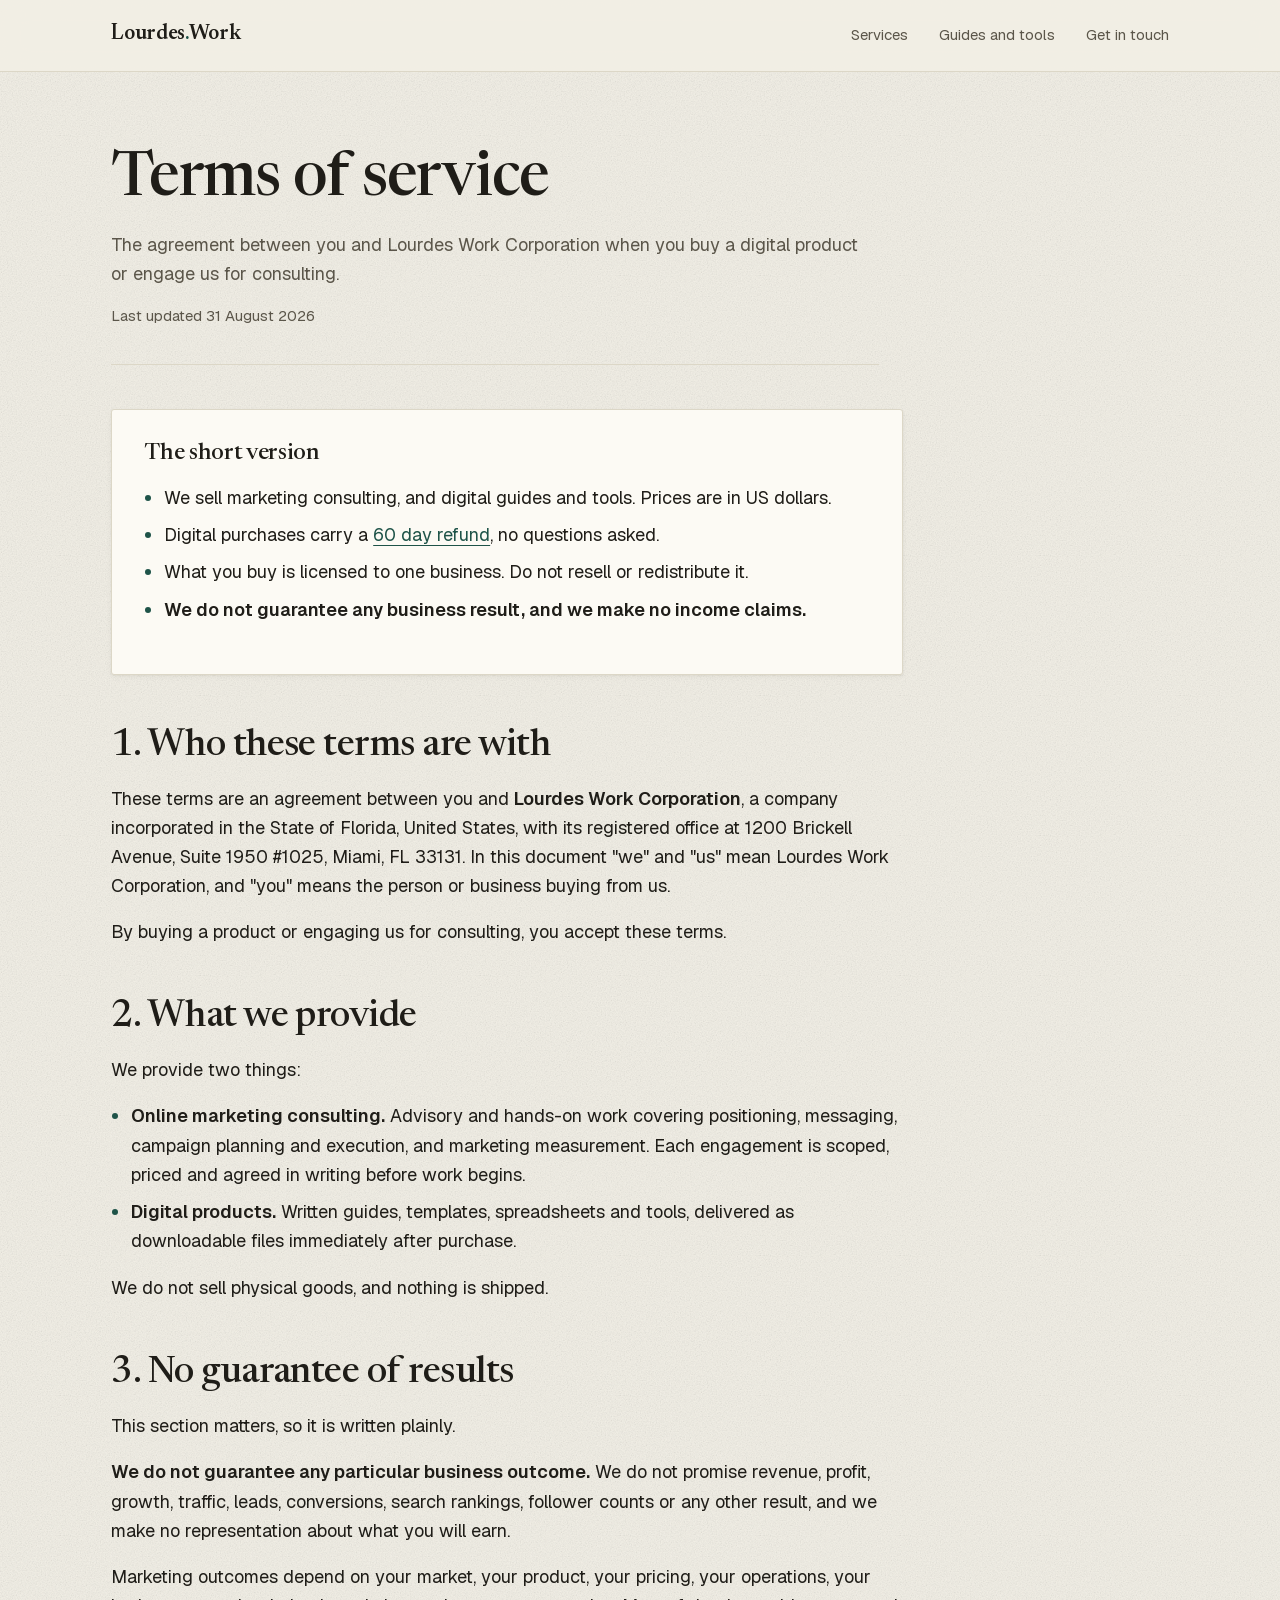
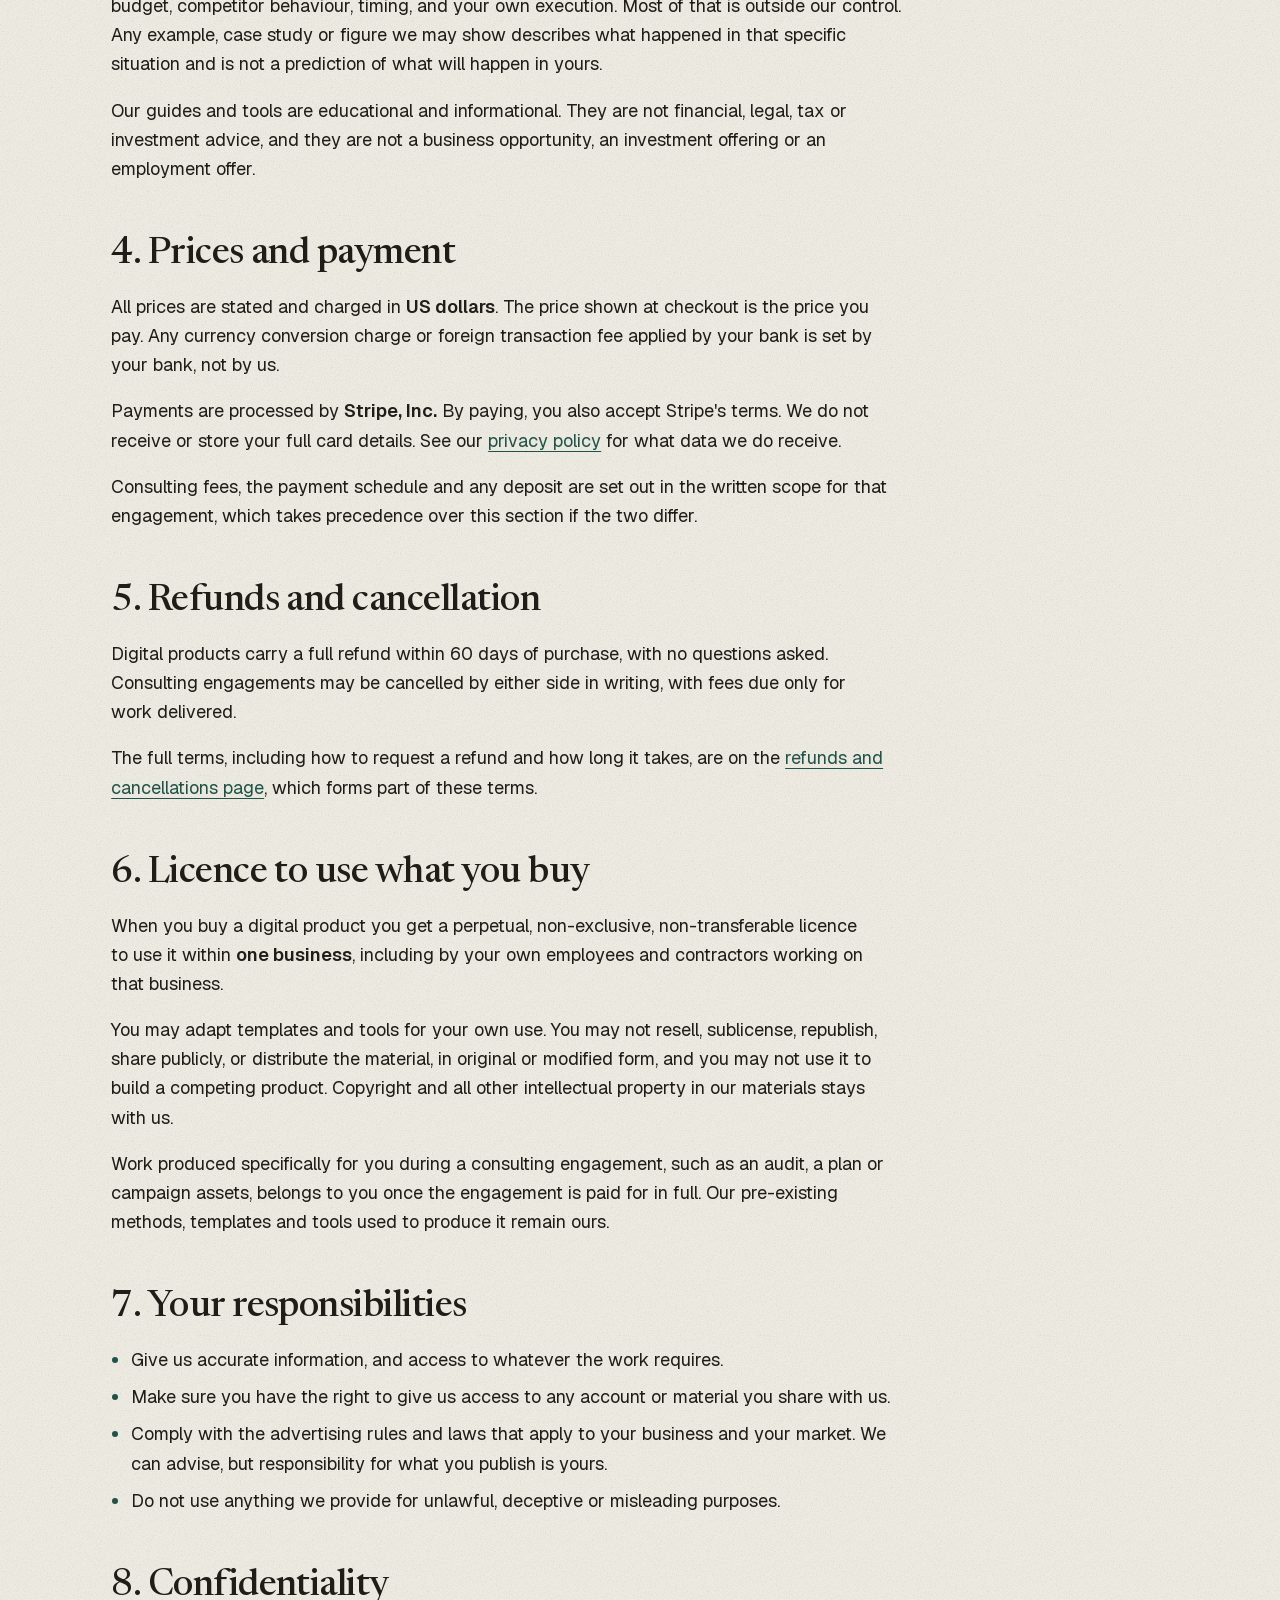
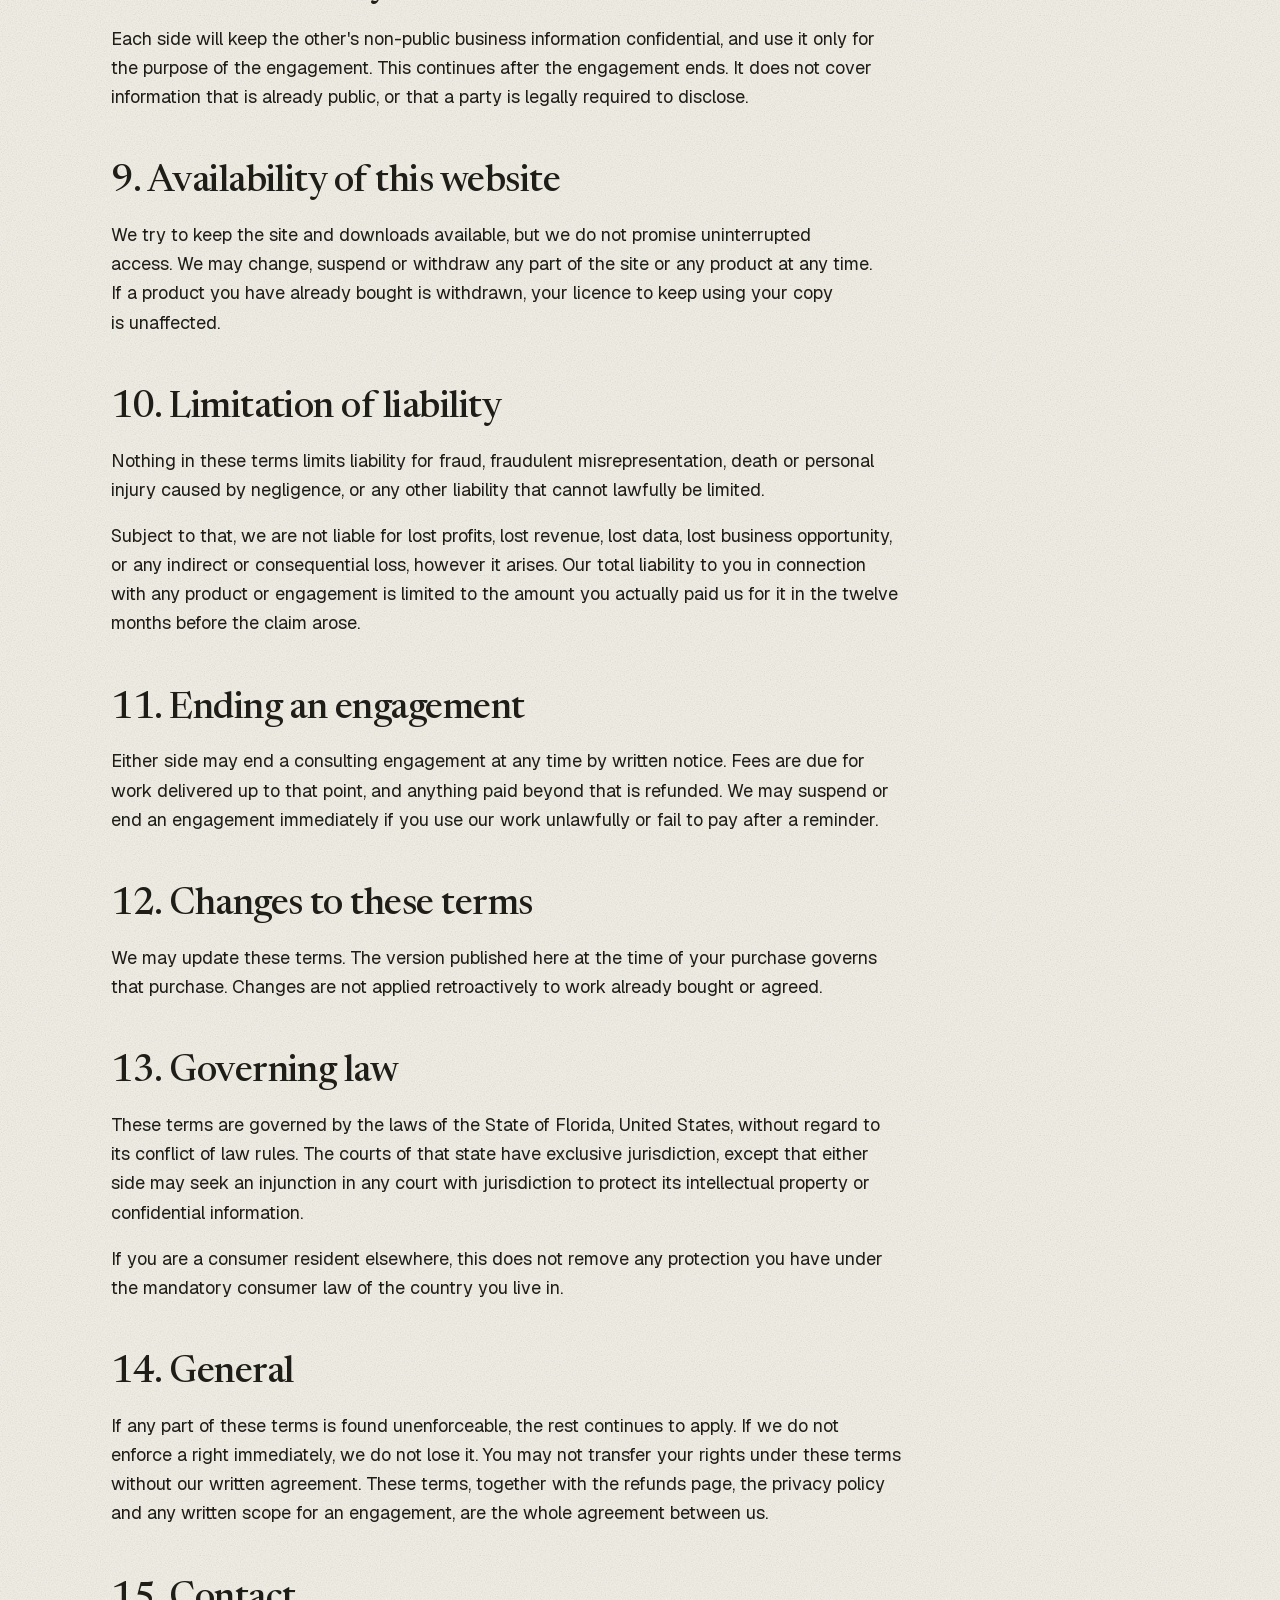
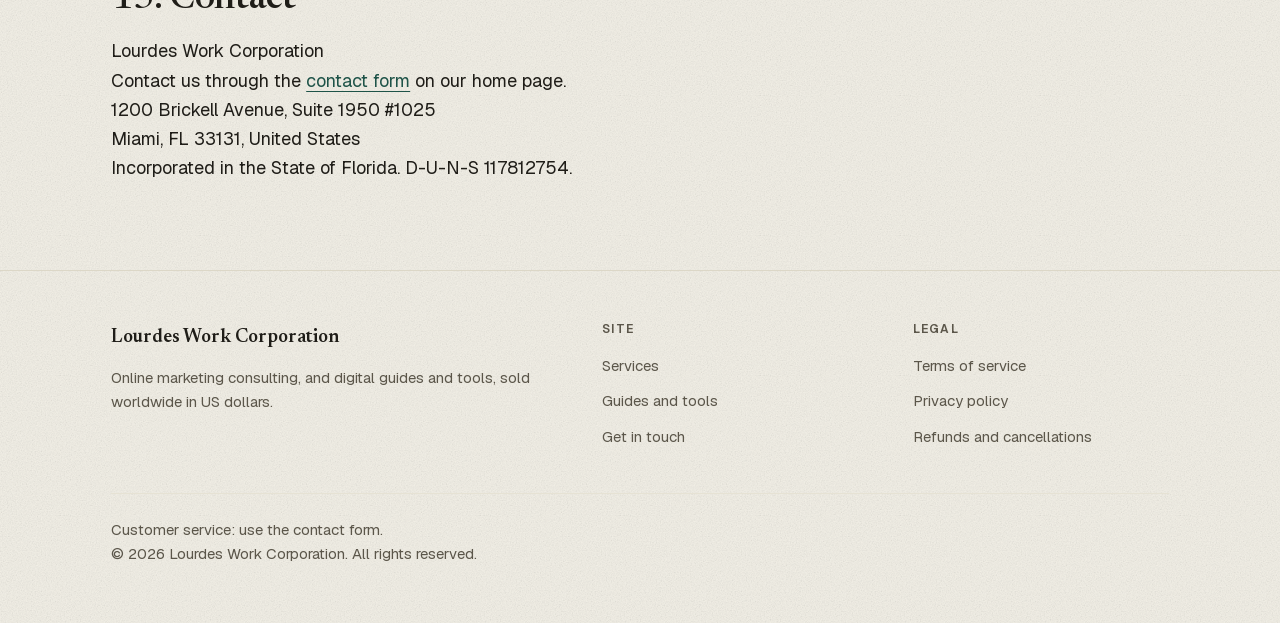
<file: terms.html>
<!DOCTYPE html>
<html lang="en">
<head>
<meta charset="utf-8">
<meta name="viewport" content="width=device-width, initial-scale=1">
<title>Terms of service | Lourdes Work Corporation</title>
<meta name="description" content="Terms of service for consulting engagements and digital products sold by Lourdes Work Corporation, including payment, licensing and refund terms.">
<link rel="preload" href="fonts/newsreader-variable.woff2" as="font" type="font/woff2" crossorigin>
<link rel="preload" href="fonts/geist-variable.woff2" as="font" type="font/woff2" crossorigin>
<link rel="stylesheet" href="styles.css">
<link rel="icon" href="data:image/svg+xml,<svg xmlns='http://www.w3.org/2000/svg' viewBox='0 0 100 100'><rect width='100' height='100' rx='2' fill='%231E5348'/><text y='72' x='50' text-anchor='middle' font-family='system-ui' font-size='62' font-weight='600' fill='%23fff'>L</text></svg>">
</head>
<body>

<a class="skip" href="#main">Skip to content</a>

<header class="nav">
  <div class="shell">
    <a class="brand" href="/">Lourdes<em>.</em>Work</a>
    <nav class="nav-links" aria-label="Primary">
      <a href="index.html#services">Services</a>
      <a href="index.html#products" class="is-secondary">Guides and tools</a>
      <a href="index.html#contact">Get in touch</a>
    </nav>
  </div>
</header>

<main id="main" class="doc">
  <div class="shell">

    <div class="doc-head">
      <h1>Terms of service</h1>
      <p>The agreement between you and Lourdes Work Corporation when you buy a digital product or engage us for consulting.</p>
      <p class="updated">Last updated 31 August 2026</p>
    </div>

    <div class="doc-body">

      <div class="key-terms">
        <h2>The short version</h2>
        <ul>
          <li>We sell marketing consulting, and digital guides and tools. Prices are in US dollars.</li>
          <li>Digital purchases carry a <a href="refunds.html">60 day refund</a>, no questions asked.</li>
          <li>What you buy is licensed to one business. Do not resell or redistribute it.</li>
          <li><strong>We do not guarantee any business result, and we make no income claims.</strong></li>
        </ul>
      </div>

      <h2>1. Who these terms are with</h2>
      <p>These terms are an agreement between you and <strong>Lourdes Work Corporation</strong>, a company incorporated in the State of Florida, United States, with its registered office at 1200 Brickell Avenue, Suite 1950 #1025, Miami, FL 33131. In this document "we" and "us" mean Lourdes Work Corporation, and "you" means the person or business buying from us.</p>
      <p>By buying a product or engaging us for consulting, you accept these terms.</p>

      <h2>2. What we provide</h2>
      <p>We provide two things:</p>
      <ul>
        <li><strong>Online marketing consulting.</strong> Advisory and hands-on work covering positioning, messaging, campaign planning and execution, and marketing measurement. Each engagement is scoped, priced and agreed in writing before work begins.</li>
        <li><strong>Digital products.</strong> Written guides, templates, spreadsheets and tools, delivered as downloadable files immediately after purchase.</li>
      </ul>
      <p>We do not sell physical goods, and nothing is shipped.</p>

      <h2>3. No guarantee of results</h2>
      <p>This section matters, so it is written plainly.</p>
      <p><strong>We do not guarantee any particular business outcome.</strong> We do not promise revenue, profit, growth, traffic, leads, conversions, search rankings, follower counts or any other result, and we make no representation about what you will earn.</p>
      <p>Marketing outcomes depend on your market, your product, your pricing, your operations, your budget, competitor behaviour, timing, and your own execution. Most of that is outside our control. Any example, case study or figure we may show describes what happened in that specific situation and is not a prediction of what will happen in yours.</p>
      <p>Our guides and tools are educational and informational. They are not financial, legal, tax or investment advice, and they are not a business opportunity, an investment offering or an employment offer.</p>

      <h2>4. Prices and payment</h2>
      <p>All prices are stated and charged in <strong>US dollars</strong>. The price shown at checkout is the price you pay. Any currency conversion charge or foreign transaction fee applied by your bank is set by your bank, not by us.</p>
      <p>Payments are processed by <strong>Stripe, Inc.</strong> By paying, you also accept Stripe's terms. We do not receive or store your full card details. See our <a href="privacy.html">privacy policy</a> for what data we do receive.</p>
      <p>Consulting fees, the payment schedule and any deposit are set out in the written scope for that engagement, which takes precedence over this section if the two differ.</p>

      <h2>5. Refunds and cancellation</h2>
      <p>Digital products carry a full refund within 60 days of purchase, with no questions asked. Consulting engagements may be cancelled by either side in writing, with fees due only for work delivered.</p>
      <p>The full terms, including how to request a refund and how long it takes, are on the <a href="refunds.html">refunds and cancellations page</a>, which forms part of these terms.</p>

      <h2>6. Licence to use what you buy</h2>
      <p>When you buy a digital product you get a perpetual, non-exclusive, non-transferable licence to use it within <strong>one business</strong>, including by your own employees and contractors working on that business.</p>
      <p>You may adapt templates and tools for your own use. You may not resell, sublicense, republish, share publicly, or distribute the material, in original or modified form, and you may not use it to build a competing product. Copyright and all other intellectual property in our materials stays with us.</p>
      <p>Work produced specifically for you during a consulting engagement, such as an audit, a plan or campaign assets, belongs to you once the engagement is paid for in full. Our pre-existing methods, templates and tools used to produce it remain ours.</p>

      <h2>7. Your responsibilities</h2>
      <ul>
        <li>Give us accurate information, and access to whatever the work requires.</li>
        <li>Make sure you have the right to give us access to any account or material you share with us.</li>
        <li>Comply with the advertising rules and laws that apply to your business and your market. We can advise, but responsibility for what you publish is yours.</li>
        <li>Do not use anything we provide for unlawful, deceptive or misleading purposes.</li>
      </ul>

      <h2>8. Confidentiality</h2>
      <p>Each side will keep the other's non-public business information confidential, and use it only for the purpose of the engagement. This continues after the engagement ends. It does not cover information that is already public, or that a party is legally required to disclose.</p>

      <h2>9. Availability of this website</h2>
      <p>We try to keep the site and downloads available, but we do not promise uninterrupted access. We may change, suspend or withdraw any part of the site or any product at any time. If a product you have already bought is withdrawn, your licence to keep using your copy is unaffected.</p>

      <h2>10. Limitation of liability</h2>
      <p>Nothing in these terms limits liability for fraud, fraudulent misrepresentation, death or personal injury caused by negligence, or any other liability that cannot lawfully be limited.</p>
      <p>Subject to that, we are not liable for lost profits, lost revenue, lost data, lost business opportunity, or any indirect or consequential loss, however it arises. Our total liability to you in connection with any product or engagement is limited to the amount you actually paid us for it in the twelve months before the claim arose.</p>

      <h2>11. Ending an engagement</h2>
      <p>Either side may end a consulting engagement at any time by written notice. Fees are due for work delivered up to that point, and anything paid beyond that is refunded. We may suspend or end an engagement immediately if you use our work unlawfully or fail to pay after a reminder.</p>

      <h2>12. Changes to these terms</h2>
      <p>We may update these terms. The version published here at the time of your purchase governs that purchase. Changes are not applied retroactively to work already bought or agreed.</p>

      <h2>13. Governing law</h2>
      <p>These terms are governed by the laws of the State of Florida, United States, without regard to its conflict of law rules. The courts of that state have exclusive jurisdiction, except that either side may seek an injunction in any court with jurisdiction to protect its intellectual property or confidential information.</p>
      <p>If you are a consumer resident elsewhere, this does not remove any protection you have under the mandatory consumer law of the country you live in.</p>

      <h2>14. General</h2>
      <p>If any part of these terms is found unenforceable, the rest continues to apply. If we do not enforce a right immediately, we do not lose it. You may not transfer your rights under these terms without our written agreement. These terms, together with the refunds page, the privacy policy and any written scope for an engagement, are the whole agreement between us.</p>

      <h2>15. Contact</h2>
      <p>Lourdes Work Corporation<br>
      Contact us through the <a href="index.html#contact">contact form</a> on our home page.<br>
      1200 Brickell Avenue, Suite 1950 #1025<br>
      Miami, FL 33131, United States<br>
      Incorporated in the State of Florida. D-U-N-S 117812754.</p>

    </div>
  </div>
</main>

<footer class="footer">
  <div class="shell">
    <div class="footer-grid">
      <div>
        <p class="legal-name">Lourdes Work Corporation</p>
        <p class="fine">Online marketing consulting, and digital guides and tools, sold worldwide in US dollars.</p>
      </div>
      <div>
        <h2>Site</h2>
        <ul>
          <li><a href="index.html#services">Services</a></li>
          <li><a href="index.html#products">Guides and tools</a></li>
          <li><a href="index.html#contact">Get in touch</a></li>
        </ul>
      </div>
      <div>
        <h2>Legal</h2>
        <ul>
          <li><a href="terms.html">Terms of service</a></li>
          <li><a href="privacy.html">Privacy policy</a></li>
          <li><a href="refunds.html">Refunds and cancellations</a></li>
        </ul>
      </div>
    </div>
    <div class="footer-base">
      <p>Customer service: use the <a href="index.html#contact">contact form</a>.</p>
      <p>&copy; 2026 Lourdes Work Corporation. All rights reserved.</p>
    </div>
  </div>
</footer>

</body>
</html>
</file>
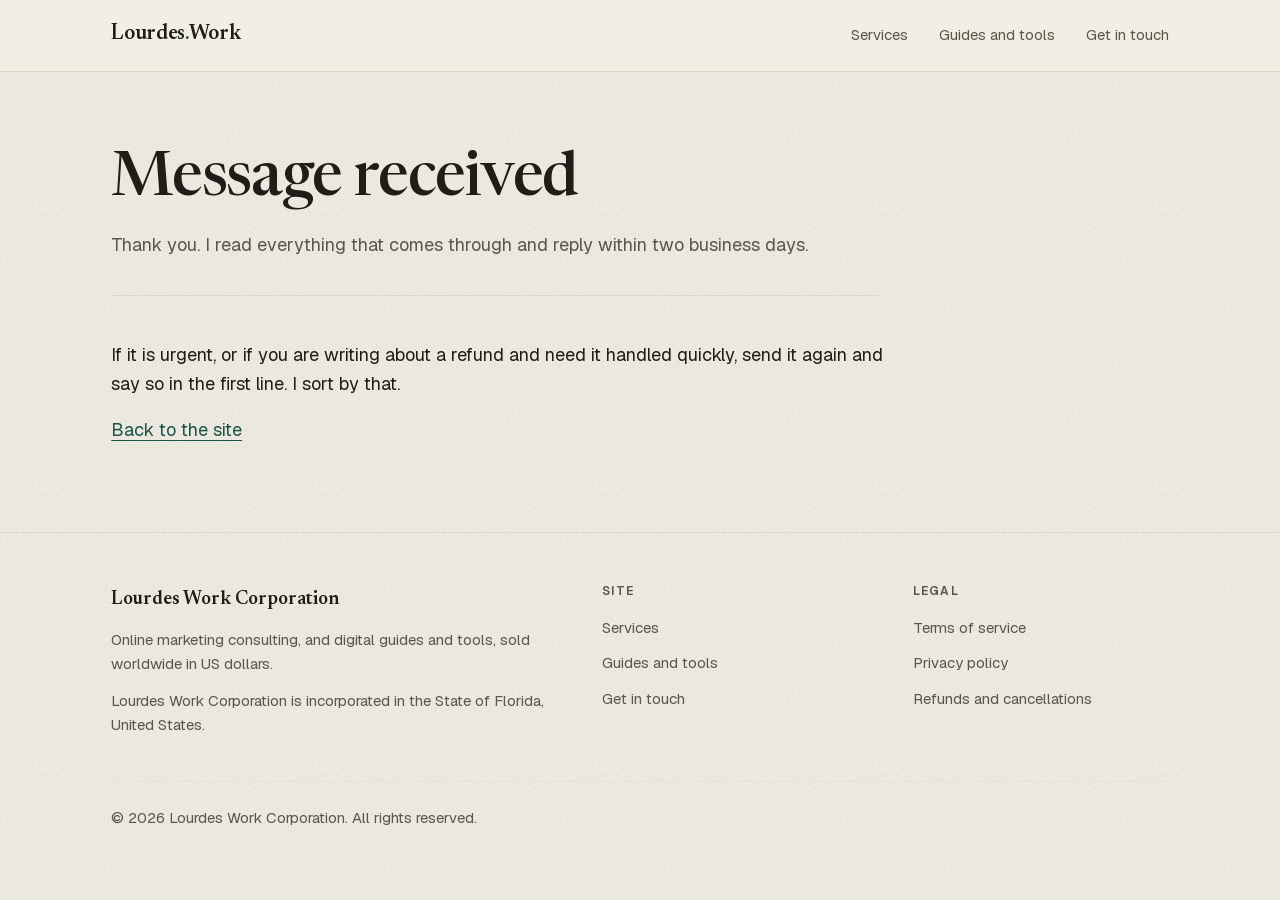
<file: thanks.html>
<!DOCTYPE html>
<html lang="en">
<head>
<meta charset="utf-8">
<meta name="viewport" content="width=device-width, initial-scale=1">
<title>Message received | Lourdes Work Corporation</title>
<meta name="robots" content="noindex">
<link rel="preload" href="fonts/newsreader-variable.woff2" as="font" type="font/woff2" crossorigin>
<link rel="preload" href="fonts/geist-variable.woff2" as="font" type="font/woff2" crossorigin>
<link rel="stylesheet" href="styles.css">
<link rel="icon" href="data:image/svg+xml,<svg xmlns='http://www.w3.org/2000/svg' viewBox='0 0 100 100'><rect width='100' height='100' rx='2' fill='%231E5348'/><text y='72' x='50' text-anchor='middle' font-family='system-ui' font-size='62' font-weight='600' fill='%23fff'>L</text></svg>">
</head>
<body>

<a class="skip" href="#main">Skip to content</a>

<header class="nav">
  <div class="shell">
    <a class="brand" href="/">Lourdes<em>.</em>Work</a>
    <nav class="nav-links" aria-label="Primary">
      <a href="index.html#services">Services</a>
      <a href="index.html#products" class="is-secondary">Guides and tools</a>
      <a href="index.html#contact">Get in touch</a>
    </nav>
  </div>
</header>

<main id="main" class="doc">
  <div class="shell">
    <div class="doc-head">
      <h1>Message received</h1>
      <p>Thank you. I read everything that comes through and reply within two business days.</p>
    </div>
    <div class="doc-body">
      <p>If it is urgent, or if you are writing about a refund and need it handled quickly, send it again and say so in the first line. I sort by that.</p>
      <p><a href="index.html">Back to the site</a></p>
    </div>
  </div>
</main>

<footer class="footer">
  <div class="shell">
    <div class="footer-grid">
      <div>
        <p class="legal-name">Lourdes Work Corporation</p>
        <p class="fine">Online marketing consulting, and digital guides and tools, sold worldwide in US dollars.</p>
        <p class="fine">Lourdes Work Corporation is incorporated in the State of Florida, United States.</p>
      </div>
      <div>
        <h2>Site</h2>
        <ul>
          <li><a href="index.html#services">Services</a></li>
          <li><a href="index.html#products">Guides and tools</a></li>
          <li><a href="index.html#contact">Get in touch</a></li>
        </ul>
      </div>
      <div>
        <h2>Legal</h2>
        <ul>
          <li><a href="terms.html">Terms of service</a></li>
          <li><a href="privacy.html">Privacy policy</a></li>
          <li><a href="refunds.html">Refunds and cancellations</a></li>
        </ul>
      </div>
    </div>
    <div class="footer-base">
      <p>&copy; 2026 Lourdes Work Corporation. All rights reserved.</p>
    </div>
  </div>
</footer>

</body>
</html>
</file>
<file: styles.css>
/* Lourdes Work Corporation
   Design read: modern editorial site for a marketing consultancy that also
   sells digital products, read by prospective clients and by two compliance
   reviewers (Stripe, Google).
   Dials: DESIGN_VARIANCE 6 / MOTION_INTENSITY 3 / VISUAL_DENSITY 4.

   Serif is used deliberately, not by default. The brief names an editorial
   family and names serif headings, which is the documented exception. The
   face is Newsreader, chosen specifically because it is neither of the two
   display serifs banned as AI-favourites.

   Type pairing: Newsreader (editorial serif) for headings,
                 Geist (neo-grotesque) for body and interface.
   Surface: warm paper, no pure white anywhere, no pure black anywhere.
   Hand-written CSS. No framework, no build step. */

@font-face {
  font-family: 'Newsreader';
  src: url('fonts/newsreader-variable.woff2') format('woff2');
  font-weight: 200 800;
  font-style: normal;
  font-display: swap;
}
@font-face {
  font-family: 'Geist';
  src: url('fonts/geist-variable.woff2') format('woff2');
  font-weight: 100 900;
  font-style: normal;
  font-display: swap;
}

/* ── Tokens ─────────────────────────────────────────────
   One warm paper family. One accent, locked. One radius.
   Lighter surfaces read as raised, darker as recessed. */
:root {
  --paper:   #F2EFE5;
  --raised:  #FCFAF4;
  --sunken:  #E9E5D8;
  --rule:    #DCD7C7;
  --rule-soft: #E6E2D4;
  --ink:     #1F1D18;
  --ink-soft:#5B564A;
  --accent:  #1E5348;
  --accent-deep: #143A32;
  --on-accent: #FCFAF4;
  --tint:    #E4E6DC;

  --lift-1: 0 1px 2px rgba(58, 48, 26, 0.05), 0 2px 6px rgba(58, 48, 26, 0.04);
  --lift-2: 0 1px 2px rgba(58, 48, 26, 0.06), 0 6px 18px rgba(58, 48, 26, 0.07);
  --press:  inset 0 1px 2px rgba(58, 48, 26, 0.12);

  --radius: 3px;
  --measure: 64ch;
  --gutter: clamp(1.25rem, 4vw, 3.5rem);
  --shell: 1160px;

  --serif: 'Newsreader', ui-serif, Georgia, 'Times New Roman', serif;
  --sans: 'Geist', ui-sans-serif, system-ui, -apple-system, 'Segoe UI', Roboto, sans-serif;

  --step-0: clamp(1.0625rem, 1.02rem + 0.2vw, 1.125rem);
  --step-1: clamp(1.25rem, 1.17rem + 0.38vw, 1.4375rem);
  --step-2: clamp(1.75rem, 1.55rem + 0.95vw, 2.375rem);
  --step-3: clamp(2.25rem, 1.9rem + 1.7vw, 3.25rem);
  --step-4: clamp(2.5rem, 2.05rem + 2.2vw, 3.75rem);

  /* Warm paper grain. Sits behind content, never over text. */
  --grain: url("data:image/svg+xml,%3Csvg xmlns='http://www.w3.org/2000/svg' width='140' height='140'%3E%3Cfilter id='n'%3E%3CfeTurbulence type='fractalNoise' baseFrequency='0.8' numOctaves='3' stitchTiles='stitch'/%3E%3CfeColorMatrix type='saturate' values='0'/%3E%3C/filter%3E%3Crect width='140' height='140' filter='url(%23n)' opacity='0.28'/%3E%3C/svg%3E");
}

@media (prefers-color-scheme: dark) {
  :root {
    --paper:   #16150F;
    --raised:  #1F1D16;
    --sunken:  #100F0B;
    --rule:    #322E24;
    --rule-soft: #262319;
    --ink:     #EFEBDE;
    --ink-soft:#A29C8A;
    --accent:  #74BCA6;
    --accent-deep: #96D2BE;
    --on-accent: #10201B;
    --tint:    #1D2620;

    --lift-1: 0 1px 2px rgba(0, 0, 0, 0.4);
    --lift-2: 0 1px 2px rgba(0, 0, 0, 0.4), 0 8px 22px rgba(0, 0, 0, 0.36);
    --press:  inset 0 1px 3px rgba(0, 0, 0, 0.5);
  }
}

*, *::before, *::after { box-sizing: border-box; }

html { -webkit-text-size-adjust: 100%; scroll-behavior: smooth; }
@media (prefers-reduced-motion: reduce) {
  html { scroll-behavior: auto; }
  *, *::before, *::after { animation-duration: 0.01ms !important; transition-duration: 0.01ms !important; }
}

body {
  margin: 0;
  background-color: var(--paper);
  background-image: var(--grain);
  color: var(--ink);
  font-family: var(--sans);
  font-size: var(--step-0);
  line-height: 1.62;
  -webkit-font-smoothing: antialiased;
}

/* ── Editorial headings. Serif, restrained weight, tight tracking. ── */
h1, h2, h3 {
  margin: 0;
  font-family: var(--serif);
  font-weight: 500;
  font-variation-settings: 'opsz' 48;
  letter-spacing: -0.014em;
  line-height: 1.08;
  text-wrap: balance;
}
h1 { font-size: var(--step-4); font-variation-settings: 'opsz' 72; letter-spacing: -0.021em; }
h2 { font-size: var(--step-3); }
h3 { font-size: var(--step-1); font-weight: 600; font-variation-settings: 'opsz' 24; letter-spacing: -0.005em; line-height: 1.25; }
p  { margin: 0; max-width: var(--measure); text-wrap: pretty; }

a { color: var(--accent); text-underline-offset: 0.2em; text-decoration-thickness: 1px; }
a:hover { color: var(--accent-deep); }

:focus-visible { outline: 2px solid var(--accent); outline-offset: 3px; border-radius: var(--radius); }

.shell { width: 100%; max-width: var(--shell); margin-inline: auto; padding-inline: var(--gutter); }

.skip {
  position: absolute; left: -9999px;
  background: var(--accent); color: var(--on-accent);
  padding: 0.75rem 1rem; border-radius: var(--radius); z-index: 30;
}
.skip:focus { left: var(--gutter); top: 0.75rem; }

/* Small-caps metadata label, set in the grotesque against the serif. */
.label {
  font-family: var(--sans);
  font-size: 0.75rem; font-weight: 600;
  letter-spacing: 0.09em; text-transform: uppercase;
  color: var(--ink-soft);
}

/* ── Masthead. One line, 72px. ── */
.nav {
  position: sticky; top: 0; z-index: 20;
  height: 72px; display: flex; align-items: center;
  background: color-mix(in srgb, var(--paper) 90%, transparent);
  backdrop-filter: saturate(1.3) blur(12px);
  border-bottom: 1px solid var(--rule);
}
.nav .shell { display: flex; align-items: center; justify-content: space-between; gap: 1.5rem; }
.brand {
  font-family: var(--serif); font-weight: 600;
  font-size: 1.3125rem; letter-spacing: -0.015em;
  color: var(--ink); text-decoration: none; white-space: nowrap;
}
.brand em { font-style: normal; color: var(--accent); }
.nav-links { display: flex; align-items: center; gap: clamp(1.125rem, 2.4vw, 2.25rem); }
.nav-links a { color: var(--ink-soft); text-decoration: none; font-size: 0.9375rem; white-space: nowrap; }
.nav-links a:hover { color: var(--ink); }
@media (max-width: 640px) { .nav-links .is-secondary { display: none; } }

/* ── Tactile buttons. Raised, then genuinely compress on press. ── */
.btn {
  display: inline-flex; align-items: center; justify-content: center;
  padding: 0.8125rem 1.5rem;
  font-family: var(--sans); font-weight: 500; font-size: 0.9375rem;
  border-radius: var(--radius); border: 1px solid transparent;
  text-decoration: none; white-space: nowrap; cursor: pointer;
  box-shadow: var(--lift-1);
  transition: box-shadow 0.16s ease, transform 0.1s ease, background-color 0.16s ease;
}
.btn-primary { background: var(--accent); color: var(--on-accent); }
.btn-primary:hover { background: var(--accent-deep); color: var(--on-accent); box-shadow: var(--lift-2); }
.btn-quiet { background: var(--raised); border-color: var(--rule); color: var(--ink); }
.btn-quiet:hover { border-color: var(--ink-soft); box-shadow: var(--lift-2); }
.btn:active { transform: translateY(1px); box-shadow: var(--press); }

/* ── Hero. Asymmetric, not centered. ── */
.hero { padding-block: clamp(3.5rem, 8vw, 6.5rem) clamp(3rem, 7vw, 5.5rem); }
.hero-grid { display: grid; gap: clamp(2rem, 5vw, 4.5rem); align-items: start; }
@media (min-width: 900px) { .hero-grid { grid-template-columns: 1.75fr 1fr; } }
.hero p.lede {
  font-family: var(--serif); font-size: var(--step-1);
  font-variation-settings: 'opsz' 28; line-height: 1.45;
  color: var(--ink-soft); margin-top: 1.75rem; max-width: 34ch;
}
.hero-actions { display: flex; flex-wrap: wrap; gap: 0.75rem; margin-top: 2.5rem; }

.hero-aside { display: grid; gap: 1.75rem; align-content: start; padding-top: 0.75rem; }
.hero-aside > div { border-top: 1px solid var(--rule); padding-top: 1rem; }
.hero-aside dt { margin-bottom: 0.4rem; }
.hero-aside dd { margin: 0; color: var(--ink-soft); font-size: 0.9375rem; line-height: 1.55; }

/* ── Section frame ── */
.section { padding-block: clamp(3.5rem, 7vw, 6rem); border-top: 1px solid var(--rule); }
.section-head { max-width: var(--measure); margin-bottom: clamp(2.25rem, 4vw, 3.25rem); }
.section-head p { color: var(--ink-soft); margin-top: 1.125rem; }

/* ── Services. Asymmetric stack, lead item wider. Not equal cards. ── */
.services { list-style: none; margin: 0; padding: 0; display: grid; gap: 2.75rem; }
@media (min-width: 860px) {
  .services { grid-template-columns: repeat(6, 1fr); column-gap: 3.5rem; row-gap: 3.5rem; }
  .services > li:nth-child(1) { grid-column: span 6; }
  .services > li:nth-child(2) { grid-column: span 3; }
  .services > li:nth-child(3) { grid-column: span 3; }
}
.services > li { border-top: 1px solid var(--rule); padding-top: 1.375rem; }
.services h3 + p { margin-top: 0.875rem; color: var(--ink-soft); }
.services > li:nth-child(1) h3 { font-size: var(--step-2); font-weight: 500; font-variation-settings: 'opsz' 40; letter-spacing: -0.012em; }
.services > li:nth-child(1) p { max-width: 68ch; }

/* ── Products. Raised paper cards. Two-up, unequal. ── */
.products { display: grid; gap: 1.75rem; }
@media (min-width: 860px) { .products { grid-template-columns: 1.2fr 1fr; gap: 2rem; } }
.product {
  background: var(--raised); border: 1px solid var(--rule);
  border-radius: var(--radius); box-shadow: var(--lift-1);
  padding: clamp(1.625rem, 3vw, 2.5rem);
}
.product p { margin-top: 1rem; color: var(--ink-soft); }
.product ul { margin: 1.5rem 0 0; padding: 0; list-style: none; display: grid; gap: 0.75rem; }
.product li { padding-left: 1.25rem; position: relative; color: var(--ink-soft); font-size: 0.9375rem; }
.product li::before {
  content: ''; position: absolute; left: 0; top: 0.68em;
  width: 9px; height: 1px; background: var(--accent);
}

/* ── Approach. Editorial prose column with a pull quote. ── */
.approach { max-width: 66ch; display: grid; gap: 1.625rem; }
.approach p { max-width: none; }
.pull {
  font-family: var(--serif); font-size: var(--step-1);
  font-variation-settings: 'opsz' 32; line-height: 1.42;
  color: var(--ink);
  border-left: 2px solid var(--accent);
  padding: 0.375rem 0 0.375rem 1.5rem;
  margin-block: 0.5rem;
}

/* ── Contact. Recessed band. ── */
.contact { background: var(--sunken); border-top: 1px solid var(--rule); }
.contact-inner { padding-block: clamp(3.5rem, 7vw, 5.5rem); display: grid; gap: 2rem; }
@media (min-width: 860px) { .contact-inner { grid-template-columns: 1fr auto; align-items: center; gap: 3.5rem; } }
.contact p { color: var(--ink-soft); margin-top: 1rem; }
.contact-mail {
  display: inline-block; margin-top: 1.375rem;
  font-family: var(--serif); font-size: var(--step-2); font-weight: 500;
  font-variation-settings: 'opsz' 40; letter-spacing: -0.012em;
  color: var(--accent); text-decoration: none;
}
.contact-mail:hover { text-decoration: underline; }

/* ── Footer ── */
.footer { border-top: 1px solid var(--rule); padding-block: 3.25rem 3.5rem; font-size: 0.9375rem; }
.footer-grid { display: grid; gap: 2.5rem; }
@media (min-width: 760px) { .footer-grid { grid-template-columns: 1.7fr 1fr 1fr; gap: 3.5rem; } }
.footer h2 { font-family: var(--sans); font-size: 0.75rem; font-weight: 600; letter-spacing: 0.09em; text-transform: uppercase; color: var(--ink-soft); margin-bottom: 1.125rem; }
.footer ul { list-style: none; margin: 0; padding: 0; display: grid; gap: 0.6875rem; }
.footer a { color: var(--ink-soft); text-decoration: none; }
.footer a:hover { color: var(--ink); text-decoration: underline; }
.footer .legal-name { font-family: var(--serif); font-size: 1.1875rem; font-weight: 600; color: var(--ink); }
.footer .fine { color: var(--ink-soft); max-width: 44ch; margin-top: 0.75rem; }
.footer-base { margin-top: 2.75rem; padding-top: 1.5rem; border-top: 1px solid var(--rule-soft); color: var(--ink-soft); }

/* ── Contact form. Labels above inputs, never placeholder-as-label. ── */
.form { display: grid; gap: 1.125rem; max-width: 30rem; }
.field { display: grid; gap: 0.4375rem; }
.field label { font-size: 0.875rem; font-weight: 500; color: var(--ink); }
.field input, .field textarea {
  font-family: var(--sans); font-size: 1rem; color: var(--ink);
  background: var(--raised);
  border: 1px solid var(--rule); border-radius: var(--radius);
  padding: 0.6875rem 0.8125rem; width: 100%;
  box-shadow: var(--press);
  transition: border-color 0.15s ease, box-shadow 0.15s ease;
}
.field textarea { resize: vertical; min-height: 7rem; line-height: 1.55; }
.field input:hover, .field textarea:hover { border-color: var(--ink-soft); }
.field input:focus, .field textarea:focus {
  outline: none; border-color: var(--accent);
  box-shadow: var(--press), 0 0 0 3px color-mix(in srgb, var(--accent) 22%, transparent);
}
.field input::placeholder, .field textarea::placeholder { color: var(--ink-soft); opacity: 1; }
.field .help { font-size: 0.8125rem; color: var(--ink-soft); }
.field .err { font-size: 0.8125rem; color: #9A2B1E; display: none; }
@media (prefers-color-scheme: dark) { .field .err { color: #FF9A88; } }
.field[data-invalid="true"] input,
.field[data-invalid="true"] textarea { border-color: #9A2B1E; }
.field[data-invalid="true"] .err { display: block; }

/* Honeypot. Hidden from people, reachable by bots. */
.hp { position: absolute; left: -9999px; width: 1px; height: 1px; overflow: hidden; }

.form-actions { display: flex; align-items: center; gap: 1rem; flex-wrap: wrap; }
.form-status { font-size: 0.9375rem; margin: 0; }
.form-status[data-state="sending"] { color: var(--ink-soft); }
.form-status[data-state="ok"] { color: var(--accent); font-weight: 500; }
.form-status[data-state="error"] { color: #9A2B1E; }
@media (prefers-color-scheme: dark) { .form-status[data-state="error"] { color: #FF9A88; } }
.btn[aria-disabled="true"] { opacity: 0.6; pointer-events: none; }

.contact-grid { display: grid; gap: 2.5rem; }
@media (min-width: 900px) { .contact-grid { grid-template-columns: 1fr 1fr; gap: 4rem; align-items: start; } }

/* ── Legal document pages ── */
.doc { padding-block: clamp(3rem, 6vw, 5rem) clamp(3.5rem, 7vw, 5.5rem); }
.doc-head { max-width: var(--measure); padding-bottom: 2.25rem; border-bottom: 1px solid var(--rule); margin-bottom: 2.75rem; }
.doc-head p { color: var(--ink-soft); margin-top: 1rem; }
.doc-body { max-width: 66ch; }
.doc-body h2 { font-size: var(--step-2); margin-top: 3.25rem; }
.doc-body h2:first-child { margin-top: 0; }
.doc-body h3 { margin-top: 2.25rem; }
.doc-body p, .doc-body ul, .doc-body ol { margin-top: 1.0625rem; max-width: none; }
.doc-body ul, .doc-body ol { padding-left: 1.25rem; }
.doc-body li { margin-top: 0.5rem; }
.doc-body li::marker { color: var(--accent); }
.doc-body strong { font-weight: 600; }

.key-terms {
  background: var(--raised); border: 1px solid var(--rule);
  border-radius: var(--radius); box-shadow: var(--lift-1);
  padding: clamp(1.5rem, 3vw, 2rem); margin-top: 2.25rem;
}
.key-terms h2 { margin-top: 0; font-size: var(--step-1); }
.key-terms ul { margin-top: 1rem; }

.updated { color: var(--ink-soft); font-size: 0.9375rem; }

/* Fill-before-publish marker. Loud on purpose. */
.fill {
  background: #FFF0B8; color: #57430B;
  border-bottom: 2px solid #DCB43A; padding: 0 0.2em; font-weight: 600;
}
@media (prefers-color-scheme: dark) {
  .fill { background: #453604; color: #FFE9A6; border-bottom-color: #C0A030; }
}
</file>
